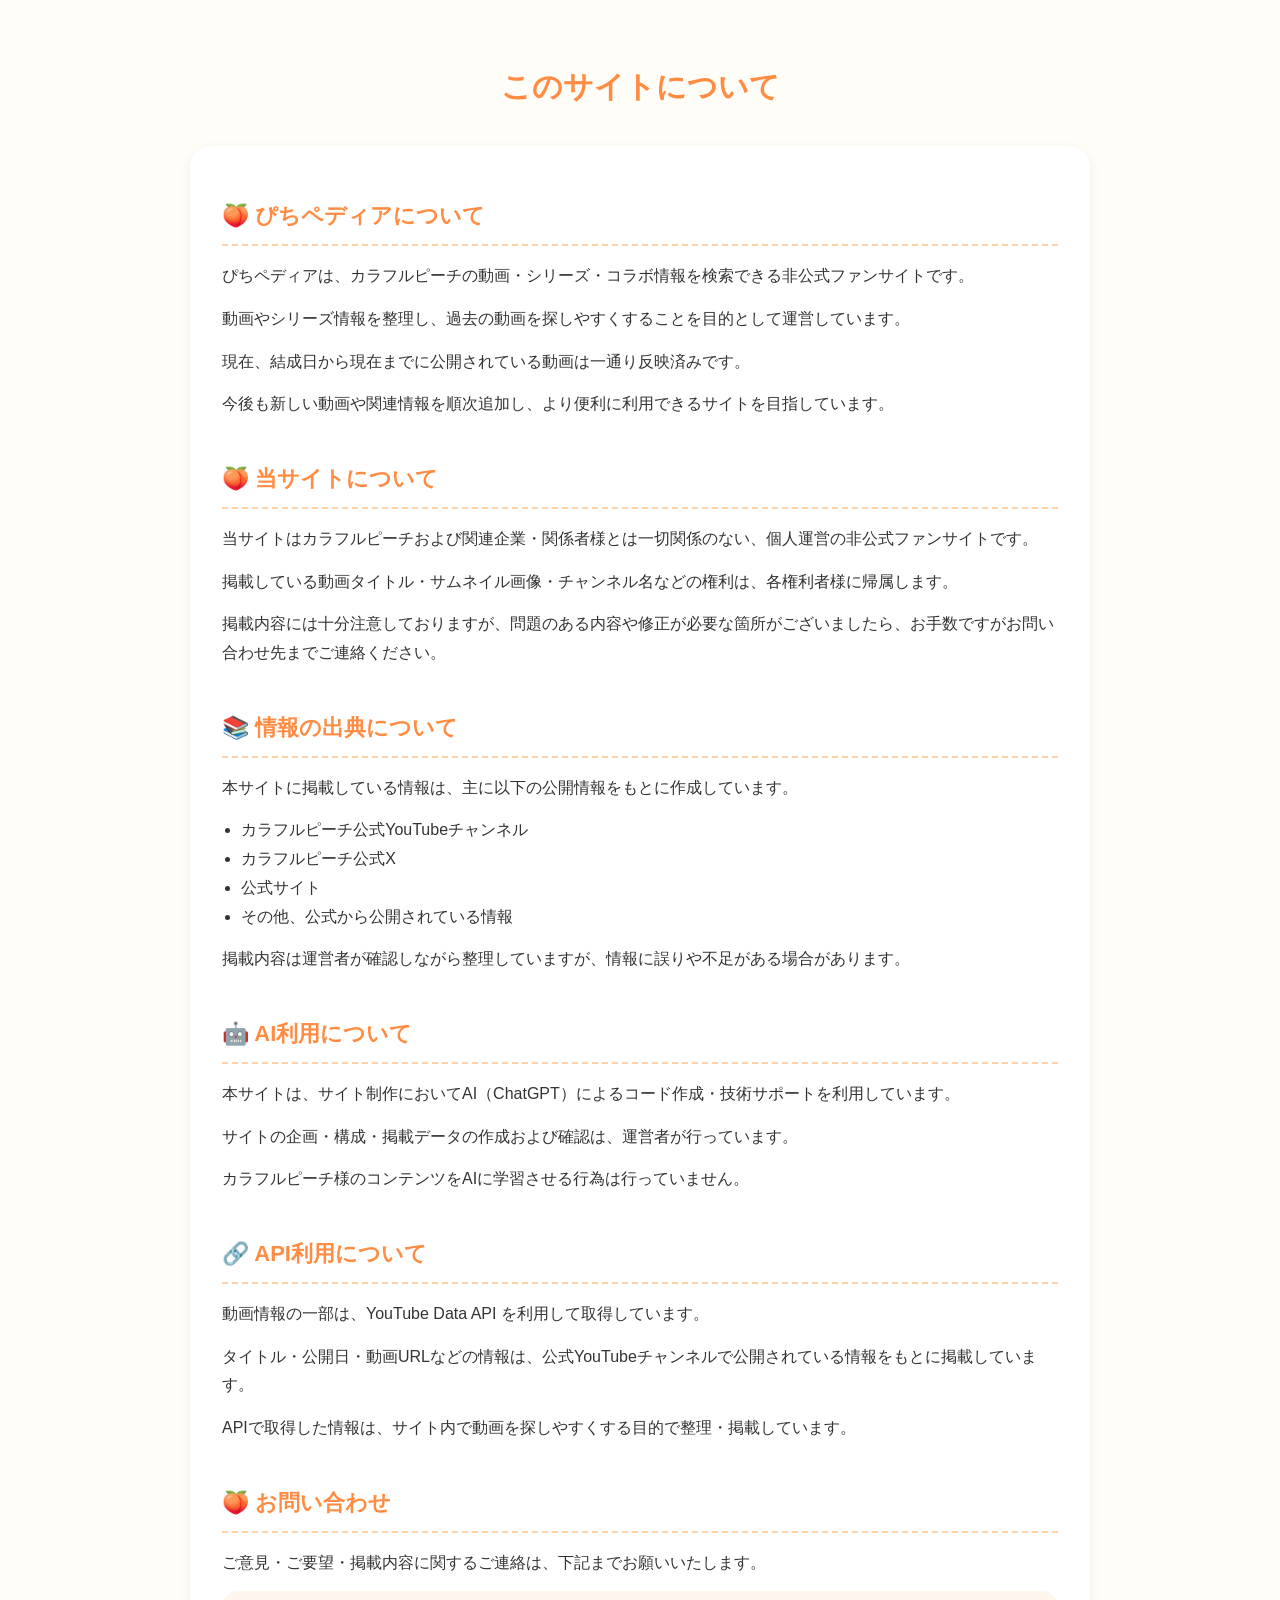
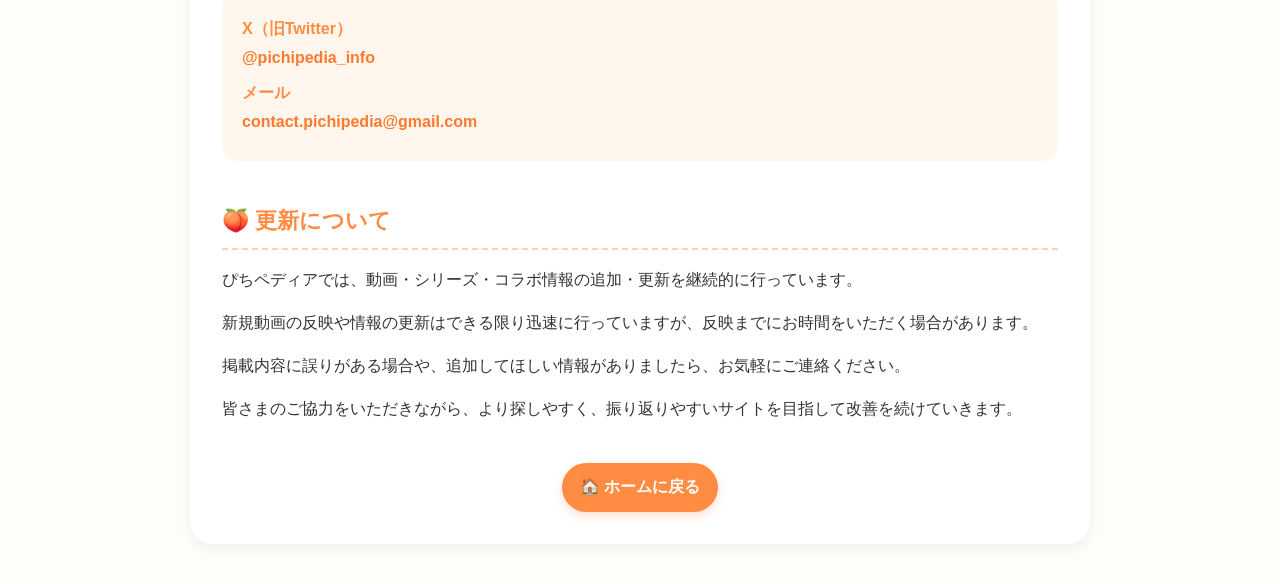
<file: about.html>
<!DOCTYPE html>
<html lang="ja">
<head>
  <meta charset="UTF-8">
  <meta name="viewport" content="width=device-width, initial-scale=1.0">

  <title>このサイトについて｜ぴちペディア</title>

  <link rel="icon" type="image/png" href="favicon.png">

  <style>
    body {
      margin: 0;
      font-family: sans-serif;
      background: #fffdf7;
      color: #333;
      line-height: 1.8;
    }

    main {
      max-width: 900px;
      margin: 0 auto;
      padding: 40px 20px;
    }

    .page-title {
      text-align: center;
      color: #ff8c42;
      font-size: 30px;
      margin-bottom: 32px;
    }

    .about-card {
      background: #ffffff;
      border-radius: 22px;
      padding: 32px;
      box-shadow: 0 4px 14px rgba(0, 0, 0, 0.06);
    }

    .about-section {
      margin-bottom: 40px;
    }

    .about-section:last-child {
      margin-bottom: 0;
    }

    .about-section h2 {
      font-size: 22px;
      color: #ff8c42;
      margin-bottom: 16px;
      padding-bottom: 8px;
      border-bottom: 2px dashed #ffd2aa;
    }

    .about-section p {
      margin: 0 0 14px;
    }

    .about-section ul {
      margin: 0 0 14px 1.2em;
      padding: 0;
    }

    .contact-box {
      background: #fff7ee;
      border-radius: 16px;
      padding: 18px 20px;
      margin-top: 12px;
    }

    .contact-box p {
      margin: 6px 0;
    }

    .contact-label {
      font-weight: bold;
      color: #ff8c42;
    }

    a {
      color: #ff7a2f;
      text-decoration: none;
      font-weight: bold;
    }

    a:hover {
      text-decoration: underline;
    }

    .back-home {
      text-align: center;
      margin-top: 40px;
    }

    .back-home a {
      display: inline-block;
      background: #ff8c42;
      color: #fff;
      padding: 10px 18px;
      border-radius: 999px;
      font-weight: bold;
      text-decoration: none;
      box-shadow: 0 4px 10px rgba(255, 140, 66, 0.25);
      transition: 0.2s;
    }

    .back-home a:hover {
      background: #ff7a2f;
      text-decoration: none;
      transform: translateY(-1px);
    }

    @media (max-width: 600px) {
      main {
        padding: 28px 14px;
      }

      .page-title {
        font-size: 26px;
      }

      .about-card {
        padding: 24px 18px;
        border-radius: 18px;
      }

      .about-section h2 {
        font-size: 20px;
      }
    }
  </style>
</head>

<body>

  <main>

    <h1 class="page-title">このサイトについて</h1>

    <div class="about-card">

      <section class="about-section">
        <h2>🍑 ぴちペディアについて</h2>

        <p>
          ぴちペディアは、カラフルピーチの動画・シリーズ・コラボ情報を検索できる非公式ファンサイトです。
        </p>

        <p>
          動画やシリーズ情報を整理し、過去の動画を探しやすくすることを目的として運営しています。
        </p>

        <p>
          現在、結成日から現在までに公開されている動画は一通り反映済みです。
        </p>

        <p>
          今後も新しい動画や関連情報を順次追加し、より便利に利用できるサイトを目指しています。
        </p>
      </section>

      <section class="about-section">
        <h2>🍑 当サイトについて</h2>

        <p>
          当サイトはカラフルピーチおよび関連企業・関係者様とは一切関係のない、個人運営の非公式ファンサイトです。
        </p>

        <p>
          掲載している動画タイトル・サムネイル画像・チャンネル名などの権利は、各権利者様に帰属します。
        </p>

        <p>
          掲載内容には十分注意しておりますが、問題のある内容や修正が必要な箇所がございましたら、お手数ですがお問い合わせ先までご連絡ください。
        </p>
      </section>

      <section class="about-section">
        <h2>📚 情報の出典について</h2>

        <p>
          本サイトに掲載している情報は、主に以下の公開情報をもとに作成しています。
        </p>

        <ul>
          <li>カラフルピーチ公式YouTubeチャンネル</li>
          <li>カラフルピーチ公式X</li>
          <li>公式サイト</li>
          <li>その他、公式から公開されている情報</li>
        </ul>

        <p>
          掲載内容は運営者が確認しながら整理していますが、情報に誤りや不足がある場合があります。
        </p>
      </section>

      <section class="about-section">
        <h2>🤖 AI利用について</h2>

        <p>
          本サイトは、サイト制作においてAI（ChatGPT）によるコード作成・技術サポートを利用しています。
        </p>

        <p>
          サイトの企画・構成・掲載データの作成および確認は、運営者が行っています。
        </p>

        <p>
          カラフルピーチ様のコンテンツをAIに学習させる行為は行っていません。
        </p>
      </section>

      <section class="about-section">
        <h2>🔗 API利用について</h2>

        <p>
          動画情報の一部は、YouTube Data API を利用して取得しています。
        </p>

        <p>
          タイトル・公開日・動画URLなどの情報は、公式YouTubeチャンネルで公開されている情報をもとに掲載しています。
        </p>

        <p>
          APIで取得した情報は、サイト内で動画を探しやすくする目的で整理・掲載しています。
        </p>
      </section>

      <section class="about-section">
        <h2>🍑 お問い合わせ</h2>

        <p>
          ご意見・ご要望・掲載内容に関するご連絡は、下記までお願いいたします。
        </p>

        <div class="contact-box">
          <p>
            <span class="contact-label">X（旧Twitter）</span><br>
            <a href="https://x.com/pichipedia_info"
               target="_blank"
               rel="noopener noreferrer">
              @pichipedia_info
            </a>
          </p>

          <p>
            <span class="contact-label">メール</span><br>
            <a href="mailto:contact.pichipedia@gmail.com">
              contact.pichipedia@gmail.com
            </a>
          </p>
        </div>
      </section>

      <section class="about-section">
        <h2>🍑 更新について</h2>

        <p>
          ぴちペディアでは、動画・シリーズ・コラボ情報の追加・更新を継続的に行っています。
        </p>

        <p>
          新規動画の反映や情報の更新はできる限り迅速に行っていますが、反映までにお時間をいただく場合があります。
        </p>

        <p>
          掲載内容に誤りがある場合や、追加してほしい情報がありましたら、お気軽にご連絡ください。
        </p>

        <p>
          皆さまのご協力をいただきながら、より探しやすく、振り返りやすいサイトを目指して改善を続けていきます。
        </p>
      </section>

      <div class="back-home">
        <a href="index.html">🏠 ホームに戻る</a>
      </div>

    </div>

  </main>

</body>
</html>
</file>
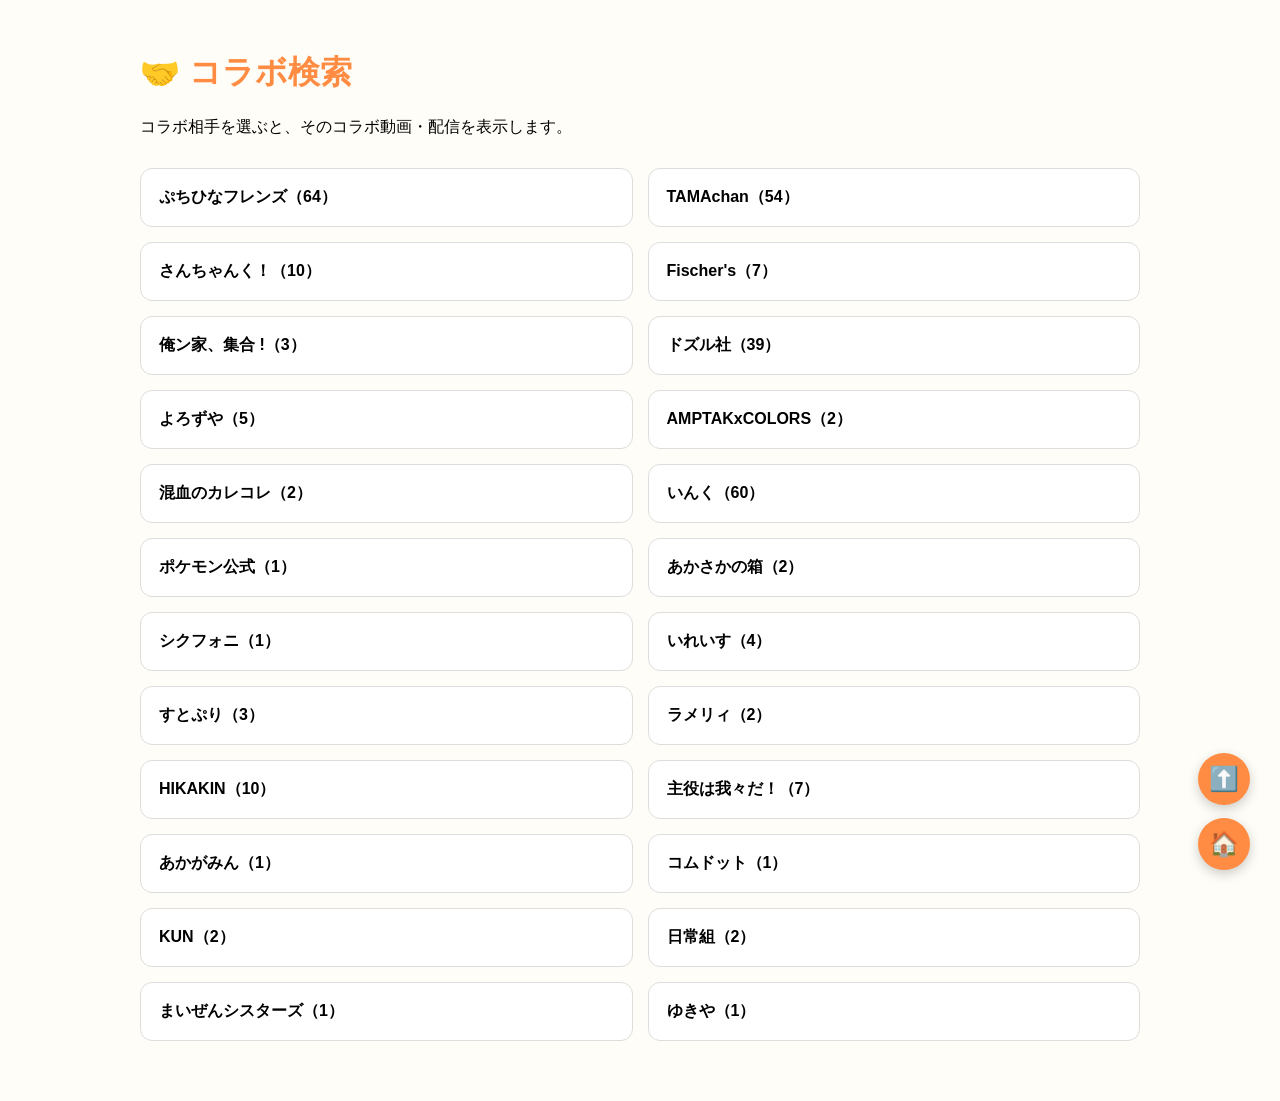
<file: collabs.html>
<!DOCTYPE html>
<html lang="ja">
<head>
  <meta charset="UTF-8">
  <meta name="viewport" content="width=device-width, initial-scale=1.0">
  <title>コラボ検索 | ぴちペディア</title>

  <link rel="icon" type="image/png" href="favicon.png">

  <style>
    body {
      font-family: sans-serif;
      max-width: 1000px;
      margin: 0 auto;
      padding: 30px;
      background: #fffdf7;
    }

    h1 {
      color: #ff8c42;
    }

    .collab-list {
      display: grid;
      grid-template-columns: repeat(2, 1fr);
      gap: 15px;
      margin: 30px 0;
    }

    .collab-button {
      padding: 18px;
      border: 1px solid #ddd;
      border-radius: 12px;
      background: white;
      text-decoration: none;
      color: black;
      font-weight: bold;
    }

    .collab-button:hover {
      background: #fff2e8;
    }

    #result-count {
      margin-top: 20px;
      margin-bottom: 10px;
      font-weight: bold;
      color: #666;
    }

    .video-card {
      display: grid;
      grid-template-columns: 220px 1fr;
      gap: 22px;
      padding: 20px;
      border: 1px solid #ddd;
      border-radius: 16px;
      margin-top: 16px;
      background: white;
      align-items: start;
    }

    .thumbnail {
      width: 220px;
      aspect-ratio: 16 / 9;
      object-fit: cover;
      border-radius: 12px;
    }

    .thumbnail-wrap {
  position: relative;
  display: block;
}

.duration-badge {
  position: absolute;
  right: 6px;
  bottom: 6px;
  padding: 2px 5px;
  border-radius: 4px;
  background: rgba(0, 0, 0, 0.9);
  color: white;
  font-size: 11px;
  font-weight: 600;
  line-height: 1.1;
  font-variant-numeric: tabular-nums;
}  
    
    .video-card h3 {
      margin-top: 0;
      margin-bottom: 12px;
    }

    .video-card p {
      margin: 8px 0;
    }

    .badge {
      display: inline-block;
      padding: 4px 10px;
      border-radius: 999px;
      background: #fff2e8;
      font-size: 13px;
      margin-bottom: 8px;
      color: #666;
    }

    @media (max-width: 768px) {
      .collab-list {
        grid-template-columns: 1fr;
      }

      .video-card {
        grid-template-columns: 1fr;
      }

      .thumbnail {
        width: 100%;
      }
    }

    .top-button {
    position: fixed;
    right: 30px;
    bottom: 95px;
    width: 52px;
    height: 52px;
    border: none;
    border-radius: 50%;
    background: #ff8c42;
    color: white;
    font-size: 24px;
    cursor: pointer;
    box-shadow: 0 4px 12px rgba(0,0,0,0.2);
    z-index: 999;
}

.top-button:hover {
    background: #ff7620;
}
   
    .home-button {
    position: fixed;
    right: 30px;
    bottom: 30px;
    width: 52px;
    height: 52px;
    border-radius: 50%;
    background: #ff8c42;
    color: white;
    text-decoration: none;
    font-size: 24px;
    display: flex;
    align-items: center;
    justify-content: center;
    box-shadow: 0 4px 12px rgba(0,0,0,0.2);
    z-index: 999;
}

.home-button:hover {
    background: #ff7620;
}
  </style>
</head>

<body>
  <h1>🤝 コラボ検索</h1>

  <p>コラボ相手を選ぶと、そのコラボ動画・配信を表示します。</p>

  <div class="collab-list" id="collab-list"></div>

  <div id="result-count"></div>
  <div id="results"></div>

  <script src="videos.js"></script>
  <script>
    const params = new URLSearchParams(window.location.search);
    const selectedCollab = params.get("collab");

    const collabList = document.getElementById("collab-list");
    const resultCount = document.getElementById("result-count");
    const resultArea = document.getElementById("results");

const collabNames = [...new Set(
  videos
    .flatMap(video => Array.isArray(video.collab) ? video.collab : [])
    .filter(collab => collab)
)].sort((a, b) => {
  const latestA = videos
    .filter(video => Array.isArray(video.collab) && video.collab.includes(a))
    .map(video => video.date)
    .sort()
    .at(-1) || "";

  const latestB = videos
    .filter(video => Array.isArray(video.collab) && video.collab.includes(b))
    .map(video => video.date)
    .sort()
    .at(-1) || "";

  return latestB.localeCompare(latestA);
});

collabNames.forEach(collabName => {
      const count = videos.filter(video =>
  Array.isArray(video.collab) && video.collab.includes(collabName)
).length;

      const link = document.createElement("a");
      link.href = `collabs.html?collab=${encodeURIComponent(collabName)}`;
      link.className = "collab-button";
      link.textContent = `${collabName}（${count}）`;

      collabList.appendChild(link);
    });

    if (selectedCollab) {

      const results = videos
  .filter(video =>
    Array.isArray(video.collab) && video.collab.includes(selectedCollab)
  )
  .sort((a, b) => b.date.localeCompare(a.date));

      resultCount.innerHTML =
        `「${selectedCollab}」：${results.length}件`;
      setTimeout(() => {
  const y =
    resultCount.getBoundingClientRect().top +
    window.pageYOffset -
    20;

  window.scrollTo({
    top: y,
    behavior: "smooth"
  });
}, 100);

      if (results.length === 0) {
        resultArea.innerHTML = "<p>動画が見つかりませんでした。</p>";
      }

      results.forEach(video => {
        const card = document.createElement("div");
        card.className = "video-card";

        card.innerHTML = `
          <a href="${video.url}" target="_blank" class="thumbnail-wrap">
  <img
    src="https://img.youtube.com/vi/${video.videoId}/mqdefault.jpg"
    alt="${video.title}"
    class="thumbnail"
  >
  ${video.duration ? `<span class="duration-badge">${video.duration}</span>` : ""}
</a>

          <div>
            <span class="badge">${video.type || "動画"}</span>
            <p>投稿日：${video.date || "-"}</p>
            <h3>
              <a href="${video.url}" target="_blank">
                ${video.title}
              </a>
            </h3>
            <p>メンバー：${video.members.join("、")}</p>
            <p>シリーズ：${video.series || "-"}</p>
            <p>コラボ：${
  Array.isArray(video.collab) && video.collab.length
    ? video.collab.join("、")
    : "-"
}</p>
            <a href="${video.url}" target="_blank">動画を見る</a>
          </div>
        `;

        resultArea.appendChild(card);
      });
    }

    function scrollToTop() {
  window.scrollTo({
    top: 0,
    behavior: "smooth"
  });
}
    
  </script>
  <button class="top-button" onclick="scrollToTop()">⬆️</button>
<a href="index.html" class="home-button">🏠</a>
</body>
</html>
</file>
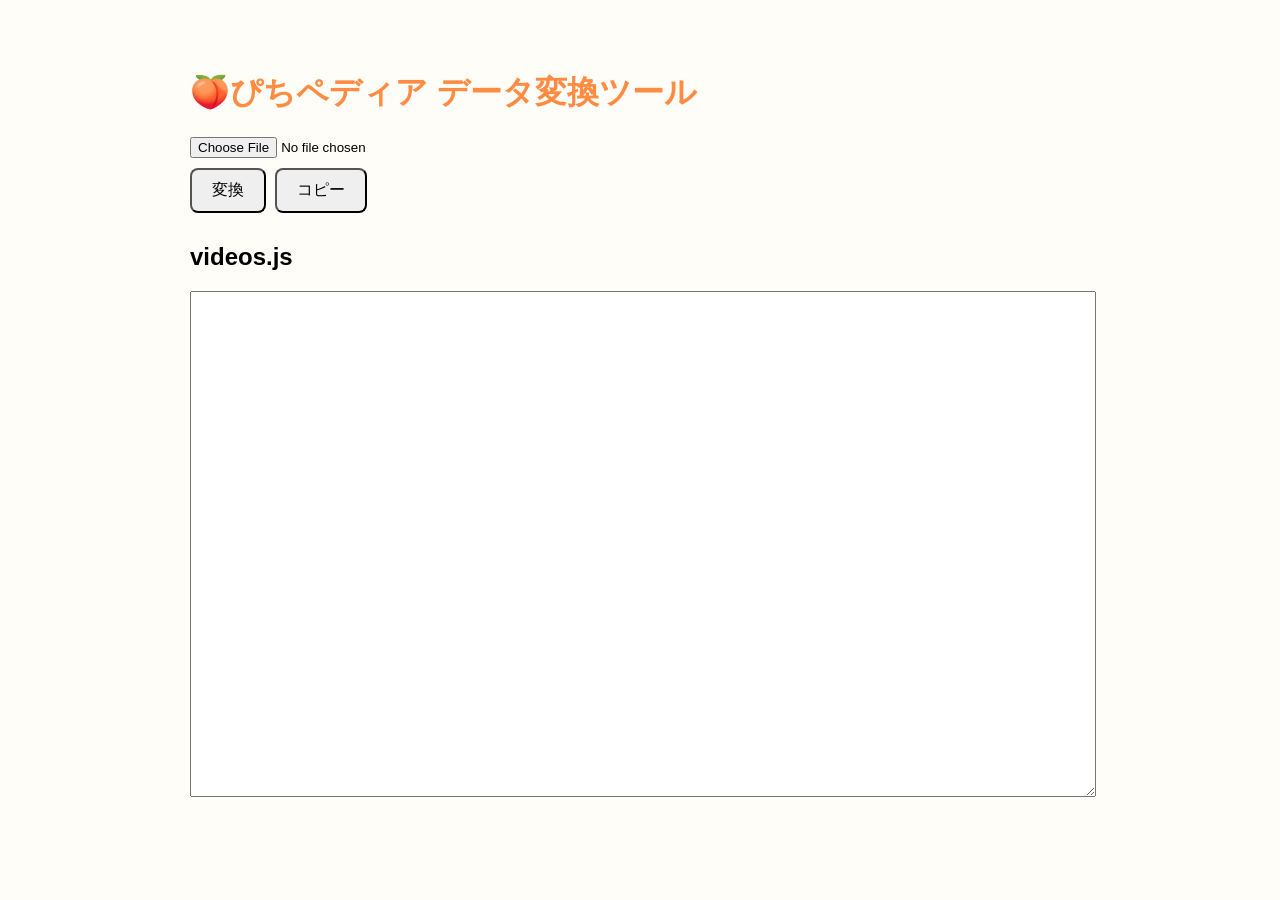
<file: csv-converter.html>
<!DOCTYPE html>
<html lang="ja">
<head>
<meta charset="UTF-8">
<title>🍑ぴちペディア データ変換ツール</title>

<link rel="icon" type="image/png" href="favicon.png">

<style>
body{
    font-family:sans-serif;
    max-width:900px;
    margin:30px auto;
    padding:20px;
    background:#fffdf7;
}

h1{
    color:#ff8c42;
}

button{
    padding:10px 20px;
    font-size:16px;
    margin:10px 5px 10px 0;
    border-radius:8px;
    cursor:pointer;
}

textarea{
    width:100%;
    height:500px;
    font-family:monospace;
    font-size:14px;
}
</style>
</head>

<body>

<h1>🍑ぴちペディア データ変換ツール</h1>

<input type="file" id="csvFile" accept=".tsv,.txt">
<br>
<button onclick="convertCSV()">変換</button>
<button onclick="copyOutput()">コピー</button>

<h2>videos.js</h2>

<textarea id="output"></textarea>

<script>
function escapeJS(str){
    return String(str || "")
        .replace(/\\/g,"\\\\")
        .replace(/"/g,'\\"');
}

function formatArray(text) {
    if (!text || text.trim() === "" || text.trim() === "-") {
        return "[]";
    }

    const items = text
        .split(/[、,・|]/)
        .map(item => item.trim())
        .filter(item => item !== "");

    return JSON.stringify(items);
}

function convertCSV(){

    const file = document.getElementById("csvFile").files[0];

    if(!file){
        alert("TSVファイルを選択してください");
        return;
    }

    const reader = new FileReader();

    reader.onload = function(e){

        const text = e.target.result
            .replace(/\r\n/g,"\n")
            .replace(/\r/g,"\n");

        let rows = text.split("\n").filter(r => r.trim() !== "");

        rows.shift(); // ヘッダー削除

        let output = "const videos = [\n";

        rows.forEach((row, index) => {

            const cols = row.split("\t");

            const title = escapeJS(cols[0] || "");
            const type = escapeJS(cols[1] || "");

            let members = "";
            let series = "";
            let collab = "";
            let videoId = "";
            let date = "";
            let duration = "";

            if (type === "ショート") {
                videoId = escapeJS(cols[2] || "");
                date = escapeJS(cols[3] || "");
                duration = escapeJS(cols[4] || "");
            } else {
                members = (cols[2] || "")
                    .split("|")
                    .map(v => v.trim())
                    .map(v => v.replace(/^"|"$/g, ""))
                    .filter(v => v !== "")
                    .map(v => `"${escapeJS(v)}"`)
                    .join(", ");

                series = escapeJS(cols[3] || "");
                collab = cols[4] || "";
                videoId = escapeJS(cols[5] || "");
                date = escapeJS(cols[6] || "");
                duration = escapeJS(cols[7] || "");
            }

            output += `  {
    title: "${title}",
    type: "${type}",
    members: [${members}],
    series: "${series}",
    collab: ${formatArray(collab)},
    videoId: "${videoId}",
    url: "https://www.youtube.com/watch?v=${videoId}",
    date: "${date}",
    duration: "${duration}"
  }`;

            if(index < rows.length - 1){
                output += ",";
            }

            output += "\n";
        });

        output += "];";

        document.getElementById("output").value = output;
    };

    reader.readAsText(file,"UTF-8");
}

function copyOutput(){

    const text = document.getElementById("output").value;

    if(text.trim() === ""){
        alert("コピーする内容がありません！");
        return;
    }

    navigator.clipboard.writeText(text)
        .then(() => {
            alert("videos.js をコピーしました！");
        })
        .catch(() => {
            alert("コピーに失敗しました。");
        });
}
</script>

</body>
</html>
</file>
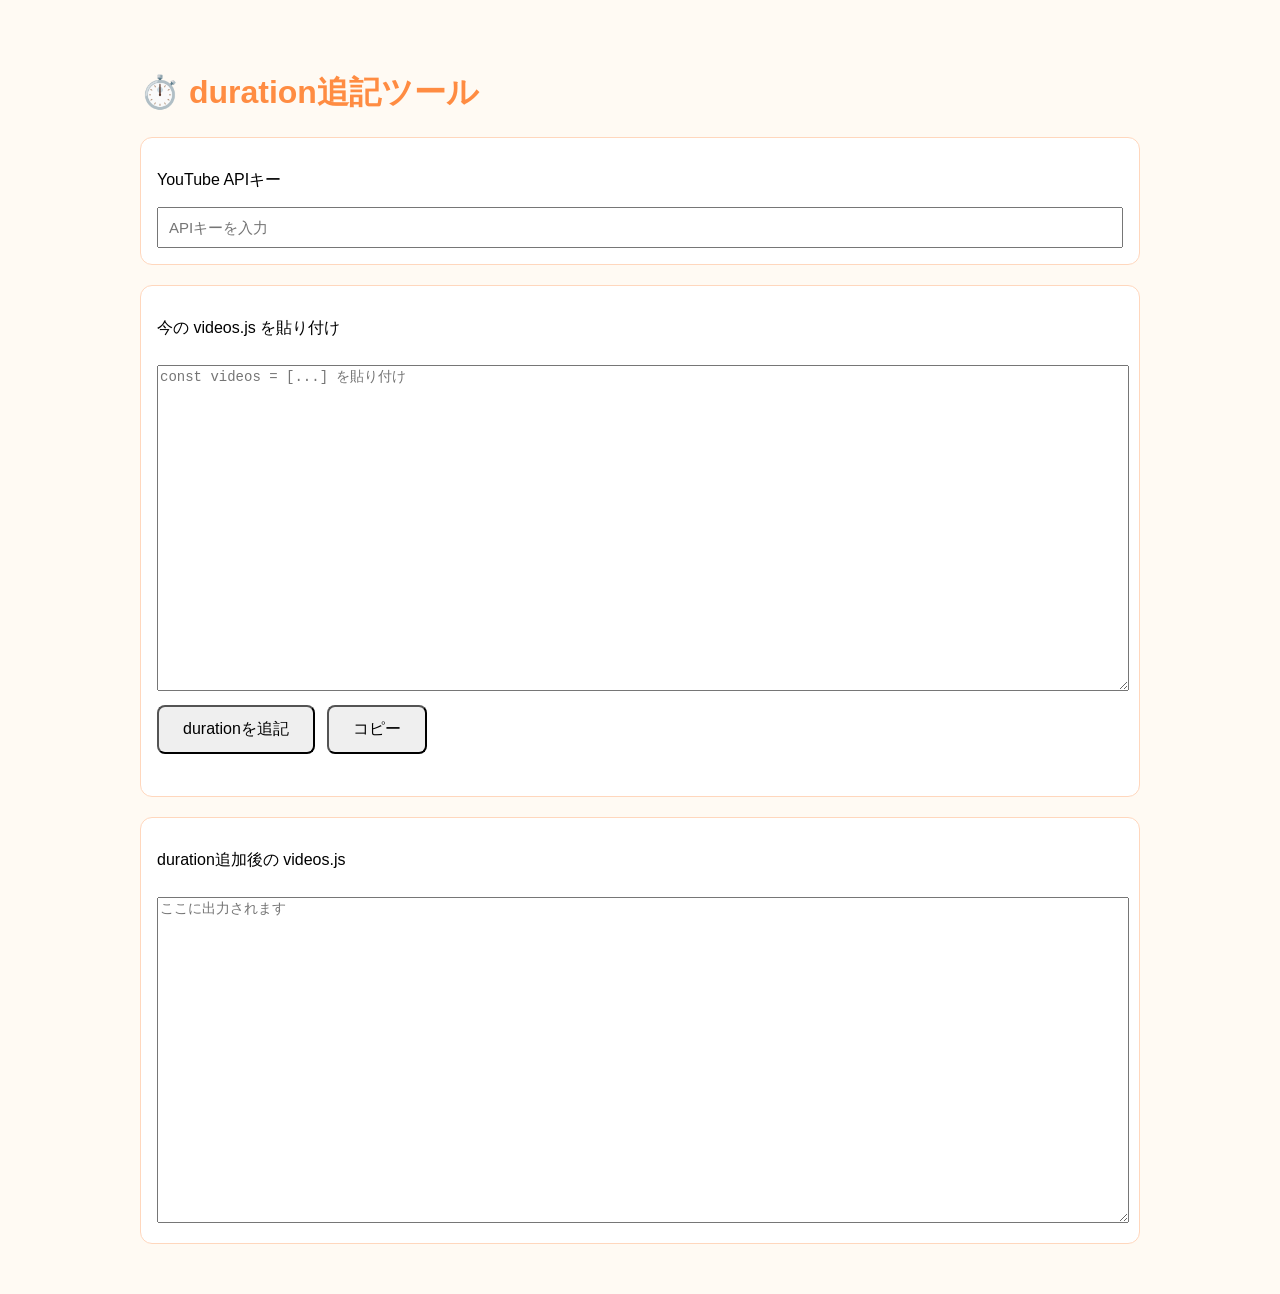
<file: duration-updater.html>
<!DOCTYPE html>
<html lang="ja">
<head>
<meta charset="UTF-8">
<title>⏱️ duration追記ツール | ぴちペディア</title>

  <link rel="icon" type="image/png" href="favicon.png">

<style>
body {
  font-family: sans-serif;
  max-width: 1000px;
  margin: 30px auto;
  padding: 20px;
  background: #fffaf3;
}

h1 {
  color: #ff8c42;
}

textarea {
  width: 100%;
  height: 320px;
  font-family: monospace;
  font-size: 14px;
  margin-top: 10px;
}

button {
  padding: 12px 24px;
  margin: 10px 8px 10px 0;
  font-size: 16px;
  border-radius: 8px;
  cursor: pointer;
}

input {
  width: 100%;
  padding: 10px;
  font-size: 15px;
  box-sizing: border-box;
}

.box {
  background: white;
  border: 1px solid #ffd7bd;
  border-radius: 12px;
  padding: 16px;
  margin-top: 20px;
}

#status {
  font-weight: bold;
  color: #666;
}
</style>
</head>

<body>

<h1>⏱️ duration追記ツール</h1>

<div class="box">
  <p>YouTube APIキー</p>
  <input id="apiKey" type="text" placeholder="APIキーを入力">
</div>

<div class="box">
  <p>今の videos.js を貼り付け</p>
  <textarea id="input" placeholder="const videos = [...] を貼り付け"></textarea>

  <button onclick="addDurations()">durationを追記</button>
  <button onclick="copyOutput()">コピー</button>

  <p id="status"></p>
</div>

<div class="box">
  <p>duration追加後の videos.js</p>
  <textarea id="output" placeholder="ここに出力されます"></textarea>
</div>

<script>
function parseDuration(duration) {
  if (!duration) return 0;

  const match = duration.match(/PT(?:(\d+)H)?(?:(\d+)M)?(?:(\d+)S)?/);
  if (!match) return 0;

  return Number(match[1] || 0) * 3600 +
         Number(match[2] || 0) * 60 +
         Number(match[3] || 0);
}

function formatDuration(seconds) {
  if (!seconds) return "";

  const h = Math.floor(seconds / 3600);
  const m = Math.floor((seconds % 3600) / 60);
  const s = seconds % 60;

  if (h > 0) {
    return `${h}:${String(m).padStart(2, "0")}:${String(s).padStart(2, "0")}`;
  }

  return `${m}:${String(s).padStart(2, "0")}`;
}
  
  function cleanVideoId(id) {
  return String(id || "")
    .replace(/"/g, "")
    .trim();
}

async function fetchDurations(videoIds, apiKey) {
  const result = {};

  for (let i = 0; i < videoIds.length; i += 50) {
    const chunk = videoIds.slice(i, i + 50);

    const url =
      "https://www.googleapis.com/youtube/v3/videos" +
      "?part=contentDetails" +
      "&id=" + encodeURIComponent(chunk.join(",")) +
      "&key=" + encodeURIComponent(apiKey);

    const res = await fetch(url);
    const data = await res.json();

    if (data.error) {
      throw new Error(data.error.message);
    }

    data.items.forEach(item => {
      const seconds = parseDuration(item.contentDetails.duration);
      result[item.id] = formatDuration(seconds);
    });
  }

  return result;
}

function objectToJS(obj) {
  const lines = [];

  lines.push("  {");
  lines.push(`    title: ${JSON.stringify(obj.title)},`);
  lines.push(`    type: ${JSON.stringify(obj.type)},`);
  lines.push(`    members: ${JSON.stringify(obj.members || [])},`);
  lines.push(`    series: ${JSON.stringify(obj.series || "")},`);
  lines.push(`    collab: ${JSON.stringify(obj.collab || [])},`);
  lines.push(`    videoId: ${JSON.stringify(obj.videoId)},`);
  lines.push(`    url: ${JSON.stringify(obj.url || "https://www.youtube.com/watch?v=" + obj.videoId)},`);
  lines.push(`    date: ${JSON.stringify(obj.date || "")},`);
  lines.push(`    duration: ${JSON.stringify(obj.duration || "")}`);
  lines.push("  }");

  return lines.join("\n");
}

async function addDurations() {
  const apiKey = document.getElementById("apiKey").value.trim();
  const input = document.getElementById("input").value.trim();
  const output = document.getElementById("output");
  const status = document.getElementById("status");

  if (!apiKey) {
    alert("APIキーを入力してね");
    return;
  }

  if (!input) {
    alert("videos.js を貼り付けてね");
    return;
  }

  try {
    status.textContent = "videos.js を読み込み中...";

const start = input.indexOf("[");
const end = input.lastIndexOf("]");

const code = input.substring(start, end + 1);

    const videos = Function(`"use strict"; return (${code});`)();

    const targets = videos.filter(video =>
      video.videoId &&
      (!video.duration || video.duration.trim() === "")
    );

    if (targets.length === 0) {
      status.textContent = "duration未設定の動画はありません。";
      output.value = input;
      return;
    }

    status.textContent = `${targets.length}件のdurationを取得中...`;

    const durationMap = await fetchDurations(
     targets.map(video => cleanVideoId(video.videoId)),
      apiKey
    );

    videos.forEach(video => {
      const cleanId = cleanVideoId(video.videoId);

if (!video.duration && durationMap[cleanId]) {
  video.duration = durationMap[cleanId];
}
    });

    const js =
      "const videos = [\n" +
      videos.map(objectToJS).join(",\n") +
      "\n];";

    output.value = js;

    status.textContent =
      `完了！${targets.length}件のdurationを確認しました。`;
  } catch (error) {
    console.error(error);
    status.textContent = "エラー：" + error.message;
  }
}

function copyOutput() {
  const output = document.getElementById("output");

  if (!output.value.trim()) {
    alert("コピーする内容がありません");
    return;
  }

  output.select();
  document.execCommand("copy");
  alert("コピーしたよ！");
}
</script>

</body>
</html>
</file>
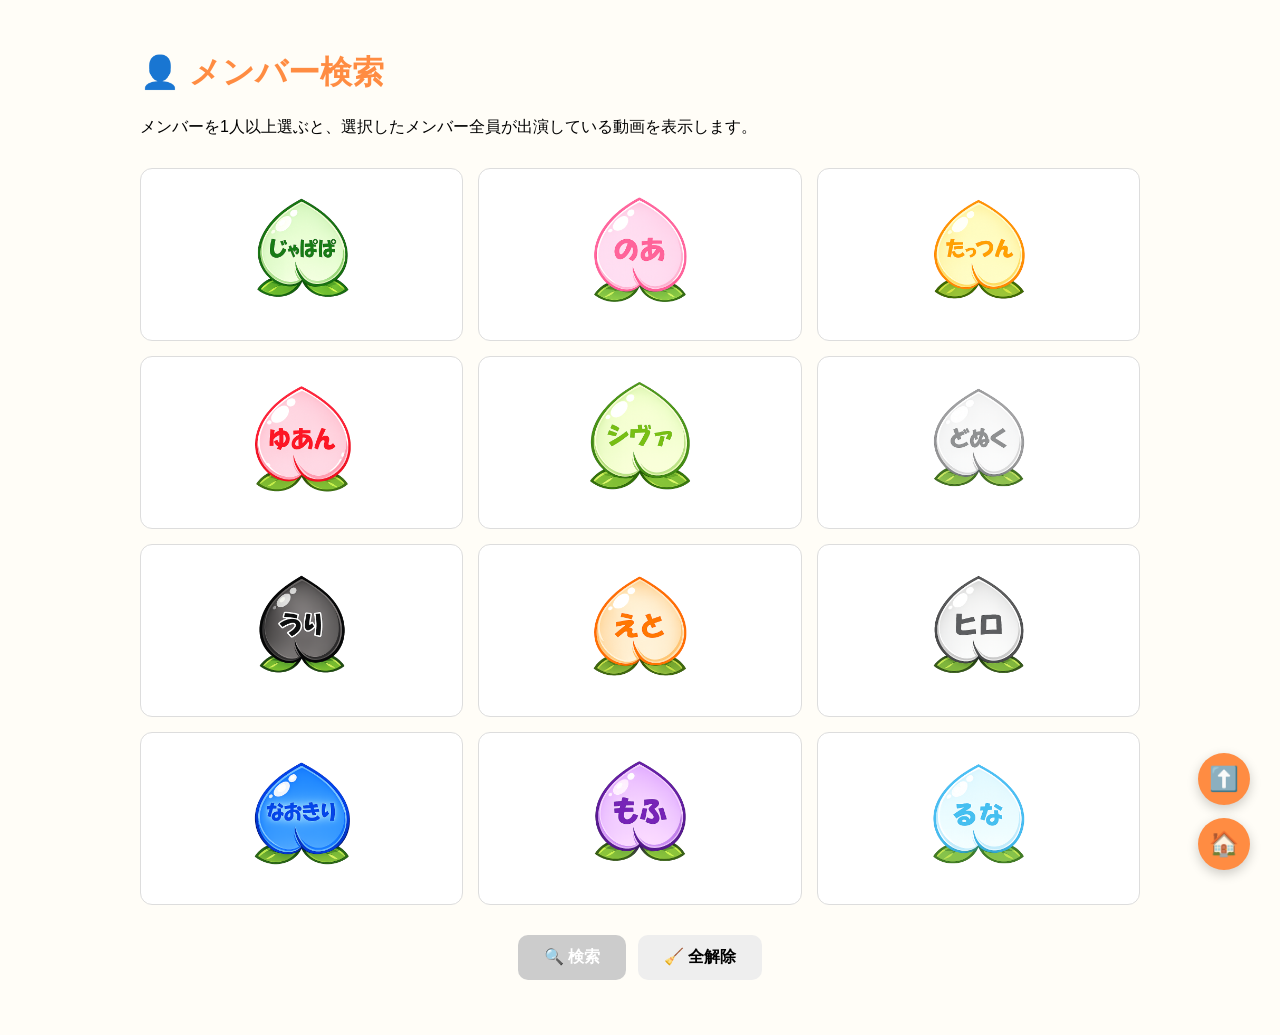
<file: members.html>
<!DOCTYPE html>
<html lang="ja">
<head>
  <meta charset="UTF-8">
  <meta name="viewport" content="width=device-width, initial-scale=1.0">
  <title>メンバー検索 | ぴちペディア</title>

  <link rel="icon" type="image/png" href="favicon.png">

  <style>
    body {
      font-family: sans-serif;
      max-width: 1000px;
      margin: 0 auto;
      padding: 30px;
      background: #fffdf7;
    }

    h1 {
      color: #ff8c42;
    }

    .member-list {
      display: grid;
      grid-template-columns: repeat(3, 1fr);
      gap: 15px;
      margin: 30px 0;
    }

.member-button {
    min-height: 150px;
    padding: 18px;

    border: 1px solid #ddd;
    border-radius: 12px;
    background: white;

    display: flex;
    align-items: center;
    justify-content: center;

    cursor: pointer;

    appearance: none;
    -webkit-appearance: none;

    text-decoration: none;
    transition: all 0.2s ease;
}


    .member-button:hover {
  background: #fff2e8;
  transform: translateY(-2px);
  box-shadow: 0 6px 16px rgba(0,0,0,0.08);
}

  .member-button:hover .member-icon{
    transform: scale(1.08);
}

.member-icon {
    width: 135px;
    max-width: 100%;
    height: auto;
    display: block;
    transition: transform 0.2s ease;
}

    
    #result-count {
      margin-top: 20px;
      margin-bottom: 10px;
      font-weight: bold;
      color: #666;
    }

    .video-card {
    display: grid;
    grid-template-columns: 220px 1fr;
    gap: 22px;
    padding: 20px;
    border: 1px solid #ddd;
    border-radius: 16px;
    margin-top: 16px;
    background: white;
    align-items: start;
}

    .thumbnail {
    width: 220px;
    aspect-ratio: 16 / 9;
    object-fit: cover;
    border-radius: 12px;
}

    .thumbnail-wrap {
  position: relative;
  display: block;
}

.duration-badge {
  position: absolute;
  right: 6px;
  bottom: 6px;
  padding: 2px 5px;
  border-radius: 4px;
  background: rgba(0, 0, 0, 0.9);
  color: white;
  font-size: 11px;
  font-weight: 600;
  line-height: 1.1;
  font-variant-numeric: tabular-nums;
}

    .video-card h3 {
    margin-top: 0;
    margin-bottom: 12px;
}

.video-card p {
    margin: 8px 0;
}

    @media (max-width: 768px) {
    .video-card {
        grid-template-columns: 1fr;
    }

    .thumbnail {
        width: 100%;
    }
      .member-list {
    grid-template-columns: repeat(3, 1fr);
  }

  .member-icon {
    width: 90px;
  }

  .member-button {
    min-height: 130px;
    padding: 10px;
  }
}
    .top-button {
    position: fixed;
    right: 30px;
    bottom: 95px;
    width: 52px;
    height: 52px;
    border: none;
    border-radius: 50%;
    background: #ff8c42;
    color: white;
    font-size: 24px;
    cursor: pointer;
    box-shadow: 0 4px 12px rgba(0,0,0,0.2);
    z-index: 999;
}

.top-button:hover {
    background: #ff7620;
}
   
    .home-button {
    position: fixed;
    right: 30px;
    bottom: 30px;
    width: 52px;
    height: 52px;
    border-radius: 50%;
    background: #ff8c42;
    color: white;
    text-decoration: none;
    font-size: 24px;
    display: flex;
    align-items: center;
    justify-content: center;
    box-shadow: 0 4px 12px rgba(0,0,0,0.2);
    z-index: 999;
}

.home-button:hover {
    background: #ff7620;
}

.member-button.active {
  border: 2px solid #ff8c42;
  background: #fff2e8;
}

.member-button.active .member-icon {
  transform: scale(1.08);
}        
.member-controls{
    display:flex;
    gap:12px;
    justify-content:center;
    margin:25px 0;
}

.member-controls button{
    padding:12px 26px;
    border:none;
    border-radius:10px;
    cursor:pointer;
    font-size:16px;
    font-weight:bold;
}

#search-button{
    background:#ff8c42;
    color:white;
}

#search-button:disabled{
    background:#ccc;
    cursor:not-allowed;
}

#clear-button{
    background:#eee;
}

#clear-button:hover{
    background:#ddd;
}    
  </style>
</head>

<body>
  <h1>👤 メンバー検索</h1>

  <p>メンバーを1人以上選ぶと、選択したメンバー全員が出演している動画を表示します。</p>

<div class="member-list">
    <button class="member-button" data-member="じゃぱぱ">
  <img src="member-japapa.png" alt="じゃぱぱ" class="member-icon">
  </button>
    <button class="member-button" data-member="のあ">
  <img src="member-noa.png" alt="のあ" class="member-icon">
  </button>
    <button class="member-button" data-member="たっつん">
  <img src="member-tattsun.png" alt="たっつん" class="member-icon">
  </button>
    <button class="member-button" data-member="ゆあん">
  <img src="member-yuan.png" alt="ゆあん" class="member-icon">
  </button>
   <button class="member-button" data-member="シヴァ">
  <img src="member-siva.png" alt="シヴァ" class="member-icon">
   </button>
    <button class="member-button" data-member="どぬく">
  <img src="member-dnq.png" alt="どぬく" class="member-icon">
  </button>
    <button class="member-button" data-member="うり">
  <img src="member-uri.png" alt="うり" class="member-icon">
  </button>
    <button class="member-button" data-member="えと">
  <img src="member-eto.png" alt="えと" class="member-icon">
  </button>
    <button class="member-button" data-member="ヒロ">
  <img src="member-hiro.png" alt="ヒロ" class="member-icon">
  </button>
    <button class="member-button" data-member="なおきり">
  <img src="member-naokiri.png" alt="なおきり" class="member-icon">
  </button>
    <button class="member-button" data-member="もふ">
  <img src="member-mohu.png" alt="もふ" class="member-icon">
  </button>
    <button class="member-button" data-member="るな">
  <img src="member-runa.png" alt="るな" class="member-icon">
  </button>
</div>

<div class="member-controls">
  <button id="search-button" disabled>
    🔍 検索
  </button>

  <button id="clear-button">
    🧹 全解除
  </button>
</div>
  
  <div id="result-count"></div>
  <div id="results"></div>


  <script src="videos.js"></script>
  <script>
const searchButton = document.getElementById("search-button");
const clearButton = document.getElementById("clear-button");
const resultCount = document.getElementById("result-count");
const resultArea = document.getElementById("results");

const selectedMembers = [];
const memberButtons = document.querySelectorAll(".member-button");

function showResults() {
  resultArea.innerHTML = "";

  if (selectedMembers.length === 0) {
    resultCount.innerHTML = "";
    return;
  }

  const results = videos
    .filter(video =>
      selectedMembers.every(member =>
        video.members.includes(member)
      )
    )
    .sort((a, b) => b.date.localeCompare(a.date));

  const label =
    selectedMembers.length === 1 ? "出演動画" : "共演動画";

  resultCount.innerHTML =
    `「${selectedMembers.join("・")}」の${label}：${results.length}件`;

  setTimeout(() => {
    const y =
      resultCount.getBoundingClientRect().top +
      window.pageYOffset -
      20;

    window.scrollTo({
      top: y,
      behavior: "smooth"
    });
  }, 100);

  if (results.length === 0) {
    resultArea.innerHTML = "<p>共演動画が見つかりませんでした。</p>";
    return;
  }

  results.forEach(video => {
    const card = document.createElement("div");
    card.className = "video-card";

    card.innerHTML = `
      <a href="${video.url}" target="_blank" class="thumbnail-wrap">
        <img
          src="https://img.youtube.com/vi/${video.videoId}/mqdefault.jpg"
          alt="${video.title}"
          class="thumbnail"
        >
        ${video.duration ? `<span class="duration-badge">${video.duration}</span>` : ""}
      </a>

      <div>
        <h3>
          <a href="${video.url}" target="_blank">
            ${video.title}
          </a>
        </h3>

        <p>投稿日：${video.date || "-"}</p>
        <p>メンバー：${video.members.join("、")}</p>
        <p>シリーズ：${video.series || "-"}</p>
        <p>コラボ：${
          Array.isArray(video.collab) && video.collab.length
            ? video.collab.join("、")
            : "-"
        }</p>

        <a href="${video.url}" target="_blank">動画を見る</a>
      </div>
    `;

    resultArea.appendChild(card);
  });
}

// メンバー選択
memberButtons.forEach(button => {
  button.addEventListener("click", () => {
    const member = button.dataset.member;

    if (selectedMembers.includes(member)) {
      selectedMembers.splice(
        selectedMembers.indexOf(member),
        1
      );
      button.classList.remove("active");
    } else {
      selectedMembers.push(member);
      button.classList.add("active");
    }

    // メンバー変更時は結果をクリア
    resultArea.innerHTML = "";
    resultCount.innerHTML = "";

    // メンバーが1人以上なら検索ボタン有効
    searchButton.disabled = selectedMembers.length === 0;
  });
});

// 検索
searchButton.addEventListener("click", () => {
  showResults();
});

// 全解除
clearButton.addEventListener("click", () => {
  selectedMembers.length = 0;

  memberButtons.forEach(button => {
    button.classList.remove("active");
  });

  resultArea.innerHTML = "";
  resultCount.innerHTML = "";

  searchButton.disabled = true;
});

function scrollToTop() {
  window.scrollTo({
    top: 0,
    behavior: "smooth"
  });
}
</script>
  
  <button class="top-button" onclick="scrollToTop()">⬆️</button>
<a href="index.html" class="home-button">🏠</a>

</body>
</html>
</file>
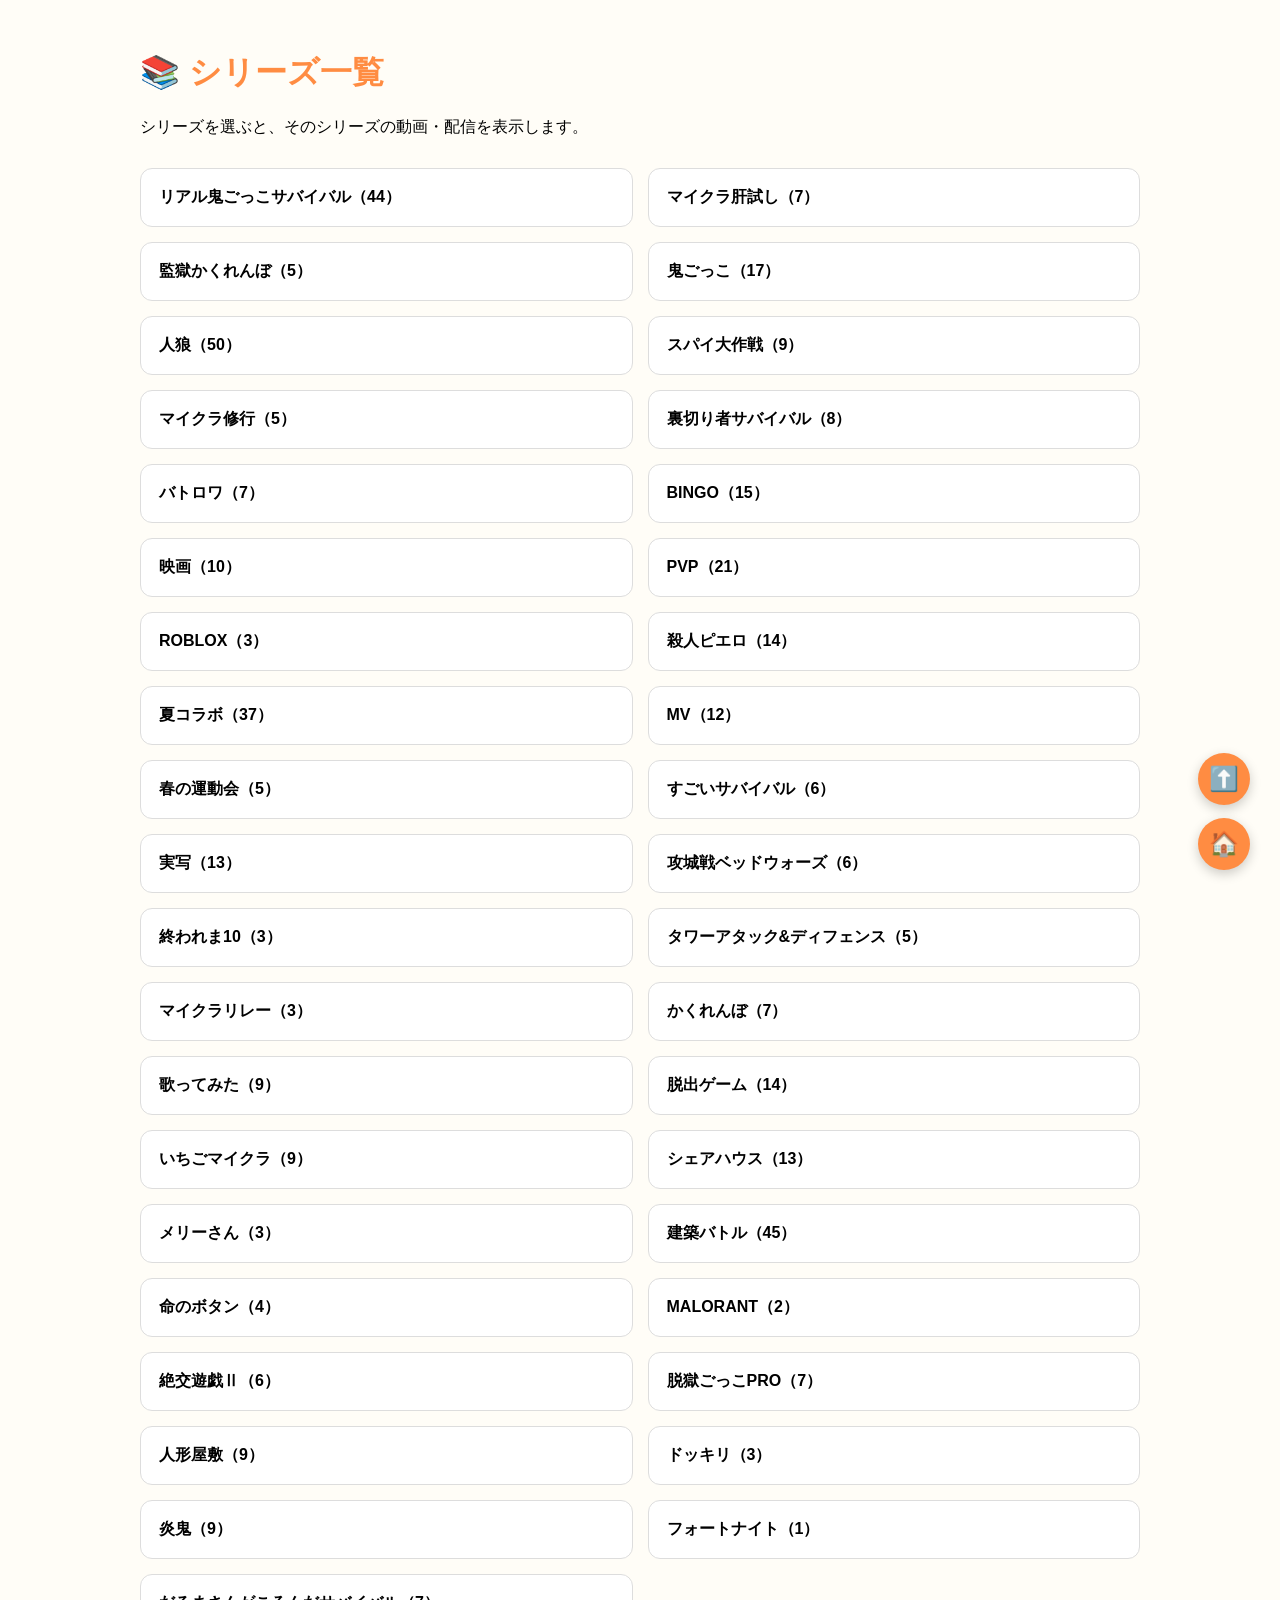
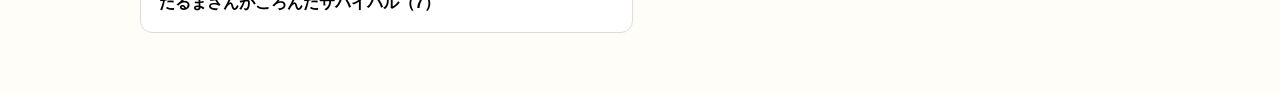
<file: series.html>
<!DOCTYPE html>
<html lang="ja">
<head>
  <meta charset="UTF-8">
  <meta name="viewport" content="width=device-width, initial-scale=1.0">
  <title>シリーズ一覧 | ぴちペディア</title>

  <link rel="icon" type="image/png" href="favicon.png">

  <style>
    body {
      font-family: sans-serif;
      max-width: 1000px;
      margin: 0 auto;
      padding: 30px;
      background: #fffdf7;
    }

    h1 {
      color: #ff8c42;
    }

    .series-list {
      display: grid;
      grid-template-columns: repeat(2, 1fr);
      gap: 15px;
      margin: 30px 0;
    }

    .series-button {
      padding: 18px;
      border: 1px solid #ddd;
      border-radius: 12px;
      background: white;
      text-decoration: none;
      color: black;
      font-weight: bold;
    }

    .series-button:hover {
      background: #fff2e8;
    }

    #result-count {
      margin-top: 20px;
      margin-bottom: 10px;
      font-weight: bold;
      color: #666;
    }

    .video-card {
      display: grid;
      grid-template-columns: 220px 1fr;
      gap: 22px;
      padding: 20px;
      border: 1px solid #ddd;
      border-radius: 16px;
      margin-top: 16px;
      background: white;
      align-items: start;
    }

    .thumbnail {
      width: 220px;
      aspect-ratio: 16 / 9;
      object-fit: cover;
      border-radius: 12px;
    }

    .thumbnail-wrap {
  position: relative;
  display: block;
}

.duration-badge {
  position: absolute;
  right: 6px;
  bottom: 6px;
  padding: 2px 5px;
  border-radius: 4px;
  background: rgba(0, 0, 0, 0.9);
  color: white;
  font-size: 11px;
  font-weight: 600;
  line-height: 1.1;
  font-variant-numeric: tabular-nums;
}

    .video-card h3 {
      margin-top: 0;
      margin-bottom: 12px;
    }

    .video-card p {
      margin: 8px 0;
    }

    .badge {
      display: inline-block;
      padding: 4px 10px;
      border-radius: 999px;
      background: #fff2e8;
      font-size: 13px;
      margin-bottom: 8px;
      color: #666;
    }

    @media (max-width: 768px) {
      .series-list {
        grid-template-columns: 1fr;
      }

      .video-card {
        grid-template-columns: 1fr;
      }

      .thumbnail {
        width: 100%;
      }
    }

    
    
    .home-button {
    position: fixed;
    right: 30px;
    bottom: 30px;
    width: 52px;
    height: 52px;
    border-radius: 50%;
    background: #ff8c42;
    color: white;
    text-decoration: none;
    font-size: 24px;
    display: flex;
    align-items: center;
    justify-content: center;
    box-shadow: 0 4px 12px rgba(0,0,0,0.2);
    z-index: 999;
}

.home-button:hover {
    background: #ff7620;
}

  .top-button {
    position: fixed;
    right: 30px;
    bottom: 95px;
    width: 52px;
    height: 52px;
    border: none;
    border-radius: 50%;
    background: #ff8c42;
    color: white;
    font-size: 24px;
    cursor: pointer;
    box-shadow: 0 4px 12px rgba(0,0,0,0.2);
    z-index: 999;
}

.top-button:hover {
    background: #ff7620;
}
  </style>
</head>

<body>
  <h1>📚 シリーズ一覧</h1>

  <p>シリーズを選ぶと、そのシリーズの動画・配信を表示します。</p>

  <div class="series-list" id="series-list"></div>

  <div id="result-count"></div>
  <div id="results"></div>


  <script src="videos.js"></script>
  <script>
    const params = new URLSearchParams(window.location.search);
    const selectedSeries = params.get("series");

    const resultCount = document.getElementById("result-count");
    const resultArea = document.getElementById("results");

    const seriesList = document.getElementById("series-list");

    const seriesNames = [...new Set(
  videos
    .flatMap(video => video.series || [])
    .filter(series => series && series.trim() !== "")
)].sort((a, b) => {
  const latestA = videos
    .filter(video => video.series.includes(a))
    .map(video => video.date)
    .sort()
    .at(-1) || "";

  const latestB = videos
    .filter(video => video.series.includes(b))
    .map(video => video.date)
    .sort()
    .at(-1) || "";

  return latestB.localeCompare(latestA);
});


    
seriesNames.forEach(seriesName => {
  const count = videos.filter(video =>
  video.series.includes(seriesName)
).length;

  const link = document.createElement("a");
  link.href = `series.html?series=${encodeURIComponent(seriesName)}`;
  link.className = "series-button";
  link.textContent = `${seriesName}（${count}）`;

  seriesList.appendChild(link);
});

    if (selectedSeries) {
 
      const results = videos
  .filter(video => video.series.includes(selectedSeries))
  .sort((a, b) => b.date.localeCompare(a.date));

      resultCount.innerHTML =
        `「${selectedSeries}」：${results.length}件`;

      setTimeout(() => {
  resultCount.scrollIntoView({
    behavior: "smooth",
    block: "start"
  });
}, 100);

      if (results.length === 0) {
        resultArea.innerHTML = "<p>動画が見つかりませんでした。</p>";
      }

      results.forEach(video => {
        const card = document.createElement("div");
        card.className = "video-card";

        card.innerHTML = `
          <a href="${video.url}" target="_blank" class="thumbnail-wrap">
  <img
    src="https://img.youtube.com/vi/${video.videoId}/mqdefault.jpg"
    alt="${video.title}"
    class="thumbnail"
  >
  ${video.duration ? `<span class="duration-badge">${video.duration}</span>` : ""}
</a>

          <div>
            <span class="badge">${video.type || "動画"}</span>
            <p>投稿日：${video.date || "-"}</p>
            <h3>
              <a href="${video.url}" target="_blank">
                ${video.title}
              </a>
            </h3>
            <p>メンバー：${video.members.join("、")}</p>
            <p>シリーズ：${
              video.series.length
              ? video.series.join("、")
              : "-"
              }</p>
            <p>コラボ：${
              Array.isArray(video.collab) && video.collab.length
              ? video.collab.join("、")
              : "-"
            }</p>
            <a href="${video.url}" target="_blank">動画を見る</a>
          </div>
        `;

        resultArea.appendChild(card);
      });
    }

    function scrollToTop() {
  window.scrollTo({
    top: 0,
    behavior: "smooth"
  });
}
  </script>
  
  <button class="top-button" onclick="scrollToTop()">⬆️</button>

<a href="index.html" class="home-button">🏠</a>
</body>
</html>
</file>
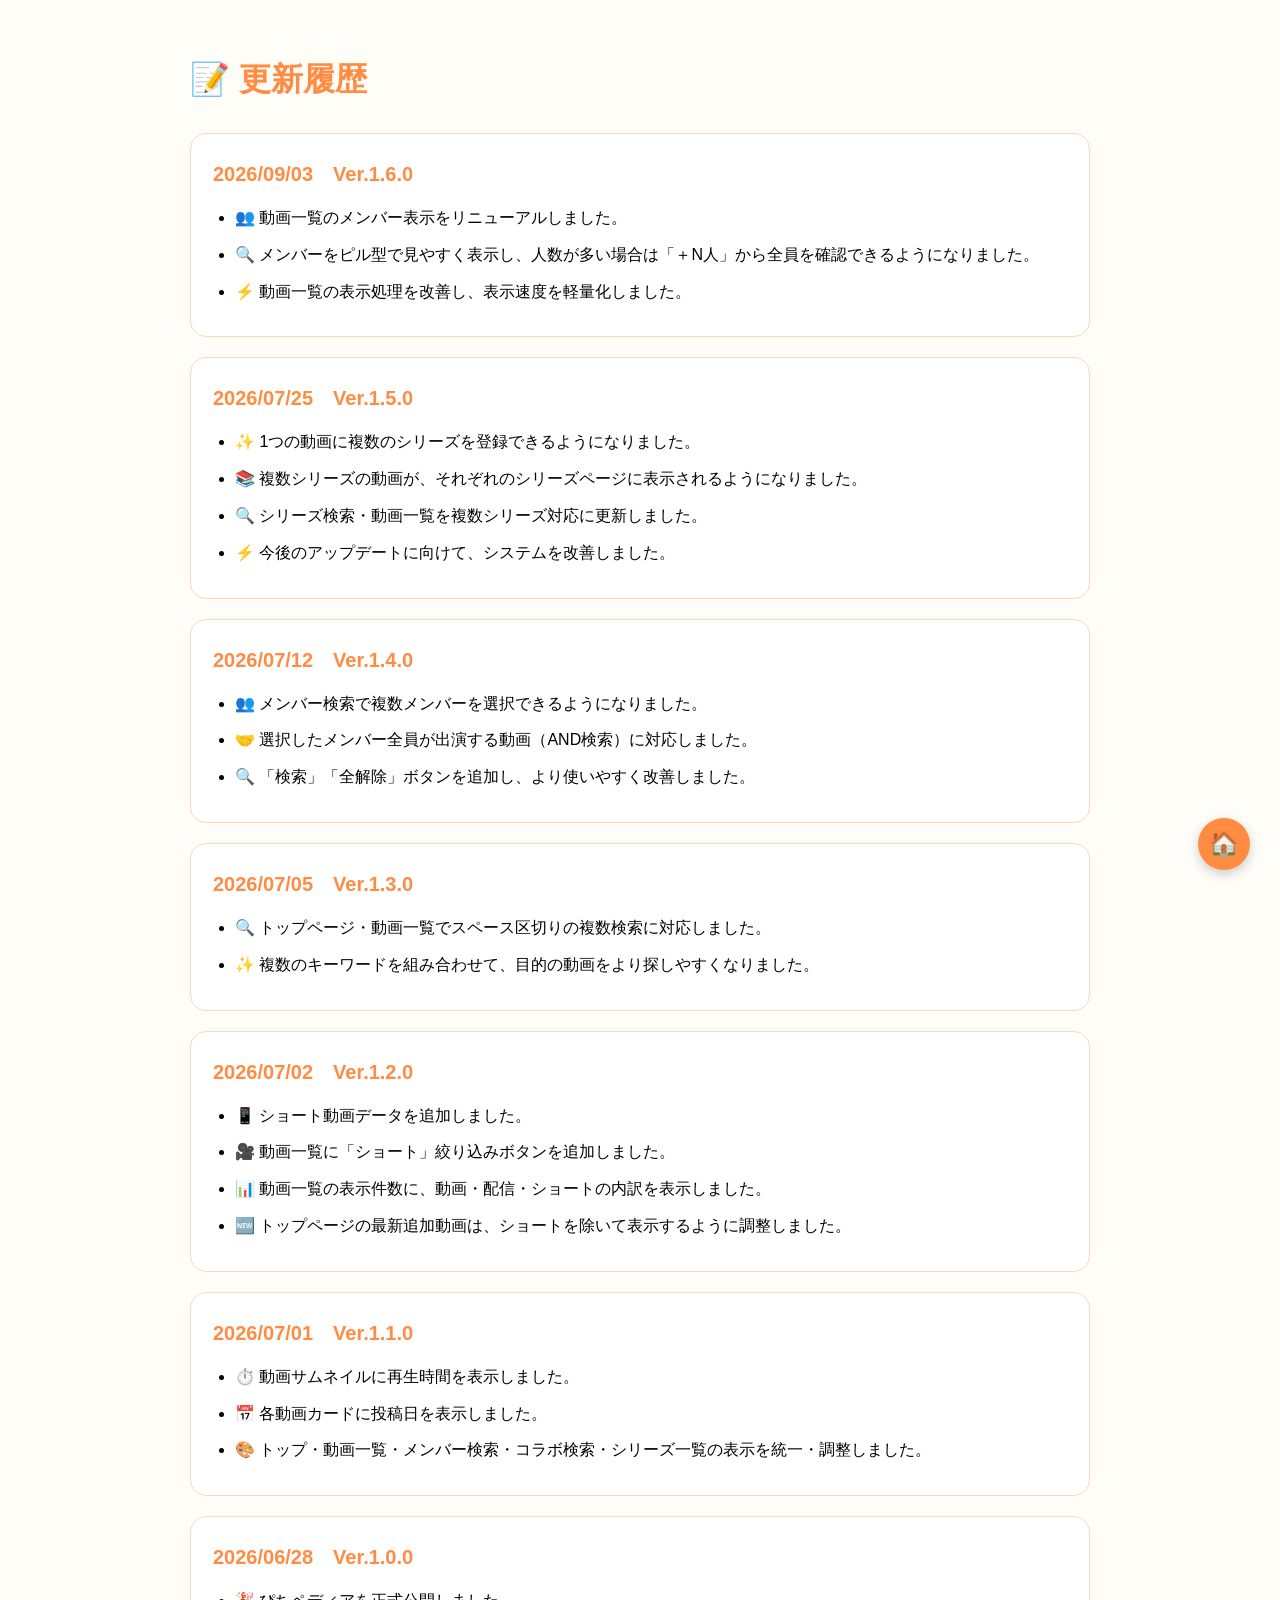
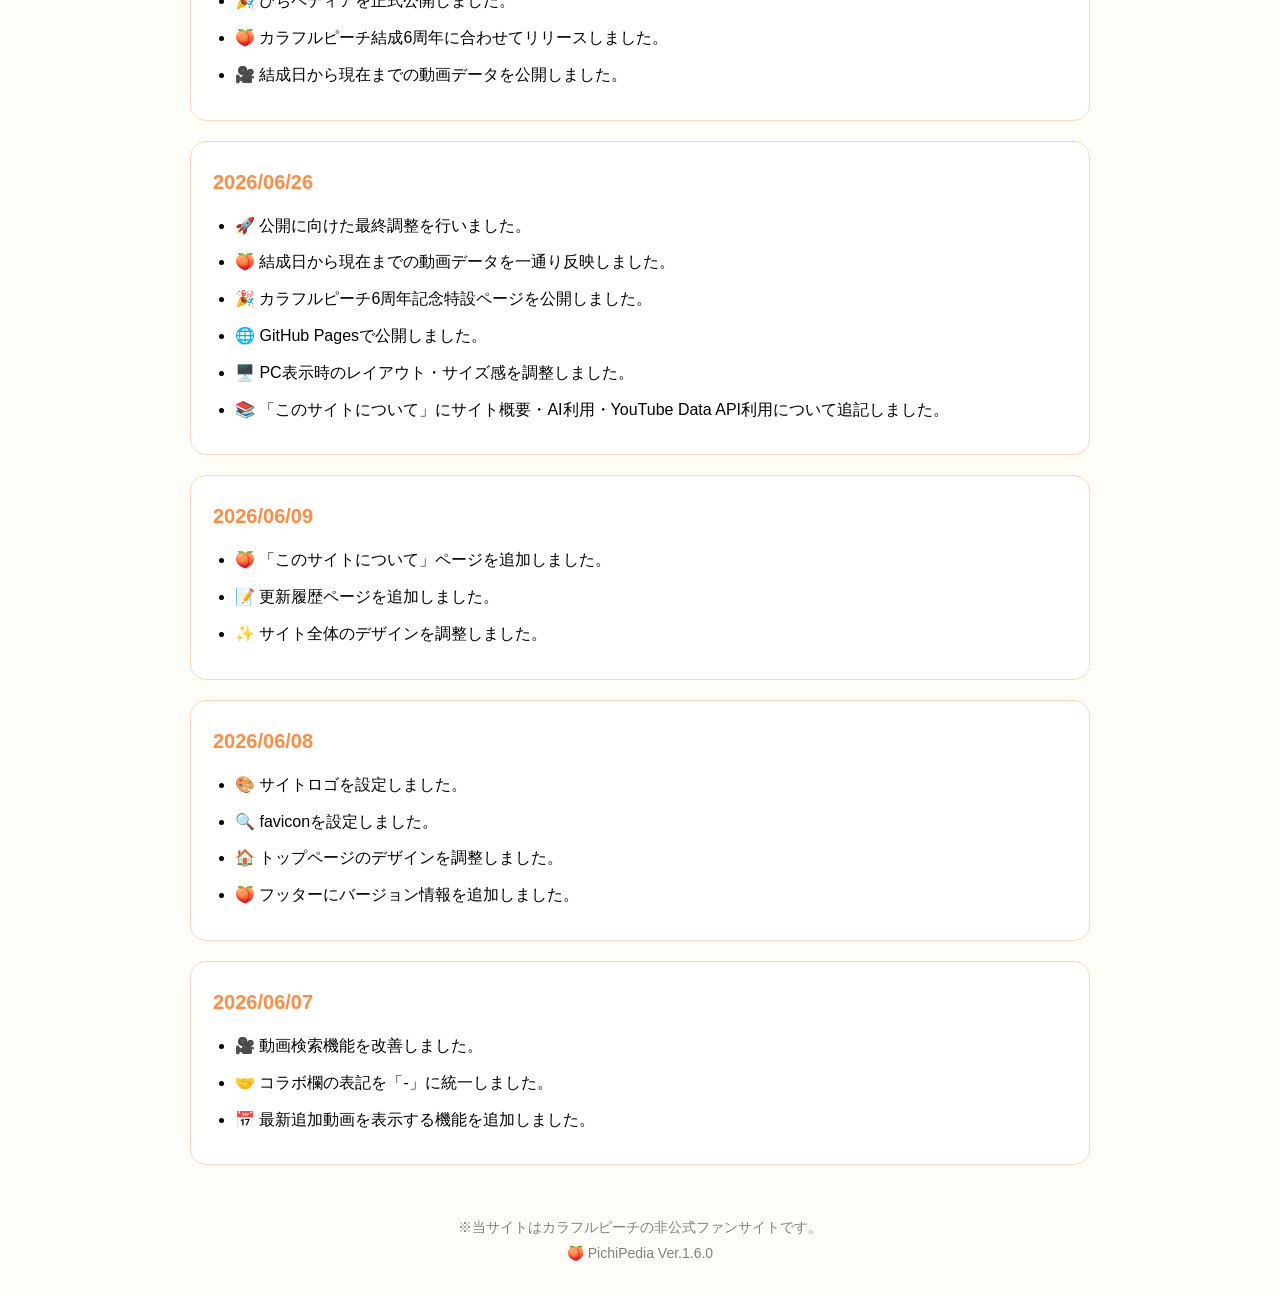
<file: updates.html>
<!DOCTYPE html>
<html lang="ja">
<head>
  <meta charset="UTF-8">
  <meta name="viewport" content="width=device-width, initial-scale=1.0">
  <title>更新履歴 | ぴちペディア</title>

  <link rel="icon" type="image/png" href="favicon.png">

  <style>
    body{
      font-family:sans-serif;
      max-width:900px;
      margin:0 auto;
      padding:30px;
      background:#fffdf7;
      line-height:1.8;
    }

    h1{
      color:#ff8c42;
      margin-bottom:24px;
    }

    .update-box{
      background:#fff;
      border:1px solid #ffd7bd;
      border-radius:16px;
      padding:22px;
      margin-bottom:20px;
    }

    .update-date{
      color:#ff8c42;
      font-size:20px;
      font-weight:bold;
      margin-bottom:12px;
    }

    ul{
      margin:0;
      padding-left:22px;
    }

    li{
      margin-bottom:8px;
    }

    footer{
      margin-top:50px;
      color:gray;
      font-size:14px;
      text-align:center;
      line-height:1.8;
    }

    .home-button{
      position:fixed;
      right:30px;
      bottom:30px;
      width:52px;
      height:52px;
      border-radius:50%;
      background:#ff8c42;
      color:white;
      text-decoration:none;
      font-size:24px;
      display:flex;
      align-items:center;
      justify-content:center;
      box-shadow:0 4px 12px rgba(0,0,0,0.2);
      z-index:999;
      transition:.2s;
    }

    .home-button:hover{
      background:#ff7620;
      transform:translateY(-2px);
    }

    @media(max-width:768px){
      body{
        padding:20px;
      }

      h1{
        font-size:32px;
      }

      .update-date{
        font-size:18px;
      }

      footer{
        font-size:12px;
      }
    }

  </style>
</head>

<body>

<h1>📝 更新履歴</h1>
<div class="update-box">
  <div class="update-date">2026/09/03　Ver.1.6.0</div>
  <ul>
    <li>👥 動画一覧のメンバー表示をリニューアルしました。</li>
    <li>🔍 メンバーをピル型で見やすく表示し、人数が多い場合は「＋N人」から全員を確認できるようになりました。</li>
    <li>⚡ 動画一覧の表示処理を改善し、表示速度を軽量化しました。</li>
  </ul>
</div>


<div class="update-box">
  <div class="update-date">2026/07/25　Ver.1.5.0</div>
  <ul>
    <li>✨ 1つの動画に複数のシリーズを登録できるようになりました。</li>
    <li>📚 複数シリーズの動画が、それぞれのシリーズページに表示されるようになりました。</li>
    <li>🔍 シリーズ検索・動画一覧を複数シリーズ対応に更新しました。</li>
    <li>⚡ 今後のアップデートに向けて、システムを改善しました。</li>
  </ul>
</div>

  
  <div class="update-box">
  <div class="update-date">2026/07/12　Ver.1.4.0</div>

  <ul>
    <li>👥 メンバー検索で複数メンバーを選択できるようになりました。</li>
    <li>🤝 選択したメンバー全員が出演する動画（AND検索）に対応しました。</li>
    <li>🔍 「検索」「全解除」ボタンを追加し、より使いやすく改善しました。</li>
  </ul>
</div>

  <div class="update-box">
  <div class="update-date">2026/07/05　Ver.1.3.0</div>
  <ul>
    <li>🔍 トップページ・動画一覧でスペース区切りの複数検索に対応しました。</li>
    <li>✨ 複数のキーワードを組み合わせて、目的の動画をより探しやすくなりました。</li>
  </ul>
</div>

  
  <div class="update-box">
  <div class="update-date">2026/07/02　Ver.1.2.0</div>

  <ul>
    <li>📱 ショート動画データを追加しました。</li>
    <li>🎥 動画一覧に「ショート」絞り込みボタンを追加しました。</li>
    <li>📊 動画一覧の表示件数に、動画・配信・ショートの内訳を表示しました。</li>
    <li>🆕 トップページの最新追加動画は、ショートを除いて表示するように調整しました。</li>
  </ul>
</div>
  
<div class="update-box">
  <div class="update-date">2026/07/01　Ver.1.1.0</div>

  <ul>
    <li>⏱️ 動画サムネイルに再生時間を表示しました。</li>
    <li>📅 各動画カードに投稿日を表示しました。</li>
    <li>🎨 トップ・動画一覧・メンバー検索・コラボ検索・シリーズ一覧の表示を統一・調整しました。</li>
  </ul>
</div>

  <div class="update-box">
  <div class="update-date">2026/06/28　Ver.1.0.0</div>

  <ul>
    <li>🎉 ぴちペディアを正式公開しました。</li>
    <li>🍑 カラフルピーチ結成6周年に合わせてリリースしました。</li>
    <li>🎥 結成日から現在までの動画データを公開しました。</li>
  </ul>
</div>
  
<div class="update-box">
  <div class="update-date">2026/06/26</div>

  <ul>
    <li>🚀 公開に向けた最終調整を行いました。</li>
    <li>🍑 結成日から現在までの動画データを一通り反映しました。</li>
    <li>🎉 カラフルピーチ6周年記念特設ページを公開しました。</li>
    <li>🌐 GitHub Pagesで公開しました。</li>
    <li>🖥️ PC表示時のレイアウト・サイズ感を調整しました。</li>
    <li>📚 「このサイトについて」にサイト概要・AI利用・YouTube Data API利用について追記しました。</li>
  </ul>
</div>

<div class="update-box">
  <div class="update-date">2026/06/09</div>

  <ul>
    <li>🍑 「このサイトについて」ページを追加しました。</li>
    <li>📝 更新履歴ページを追加しました。</li>
    <li>✨ サイト全体のデザインを調整しました。</li>
  </ul>
</div>

<div class="update-box">
  <div class="update-date">2026/06/08</div>

  <ul>
    <li>🎨 サイトロゴを設定しました。</li>
    <li>🔍 faviconを設定しました。</li>
    <li>🏠 トップページのデザインを調整しました。</li>
    <li>🍑 フッターにバージョン情報を追加しました。</li>
  </ul>
</div>

<div class="update-box">
  <div class="update-date">2026/06/07</div>

  <ul>
    <li>🎥 動画検索機能を改善しました。</li>
    <li>🤝 コラボ欄の表記を「-」に統一しました。</li>
    <li>📅 最新追加動画を表示する機能を追加しました。</li>
  </ul>
</div>

<footer>
  ※当サイトはカラフルピーチの非公式ファンサイトです。<br>
  🍑 PichiPedia Ver.1.6.0
</footer>

<a href="index.html" class="home-button">🏠</a>

</body>
</html>
</file>
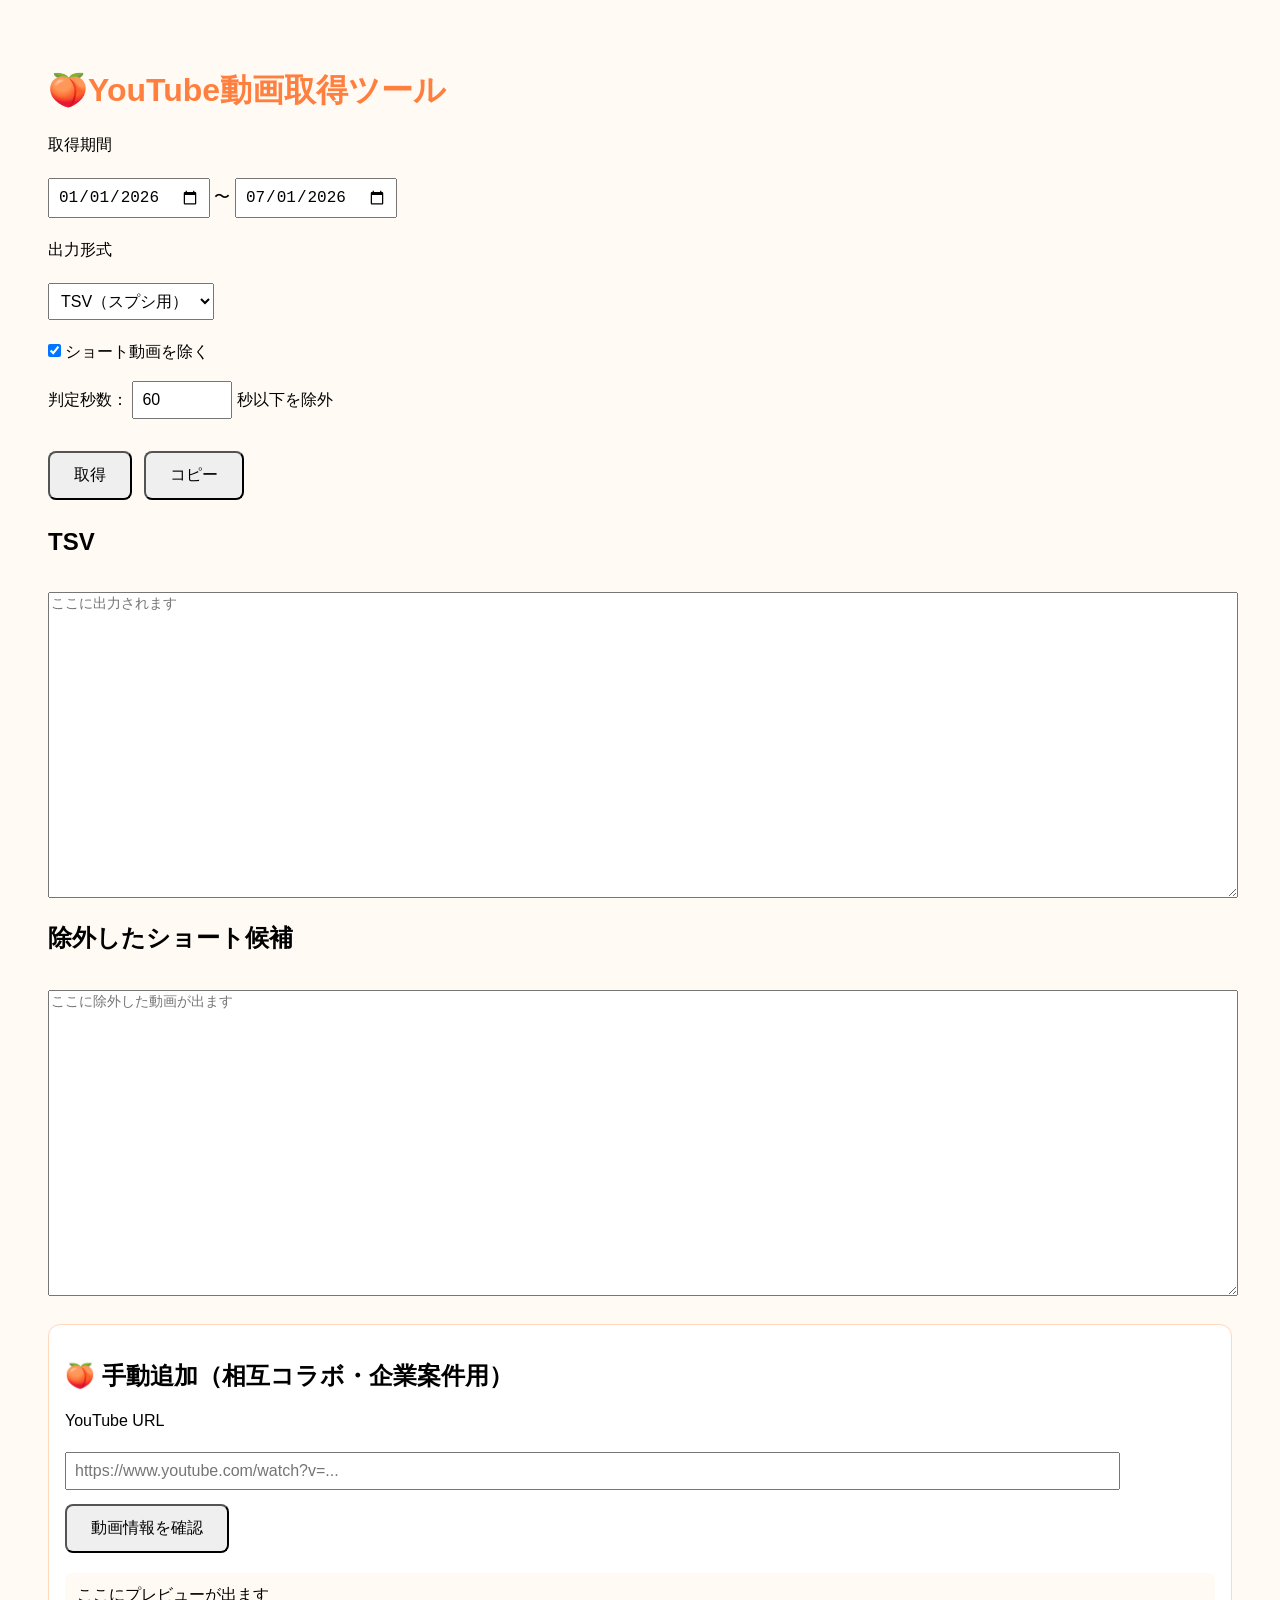
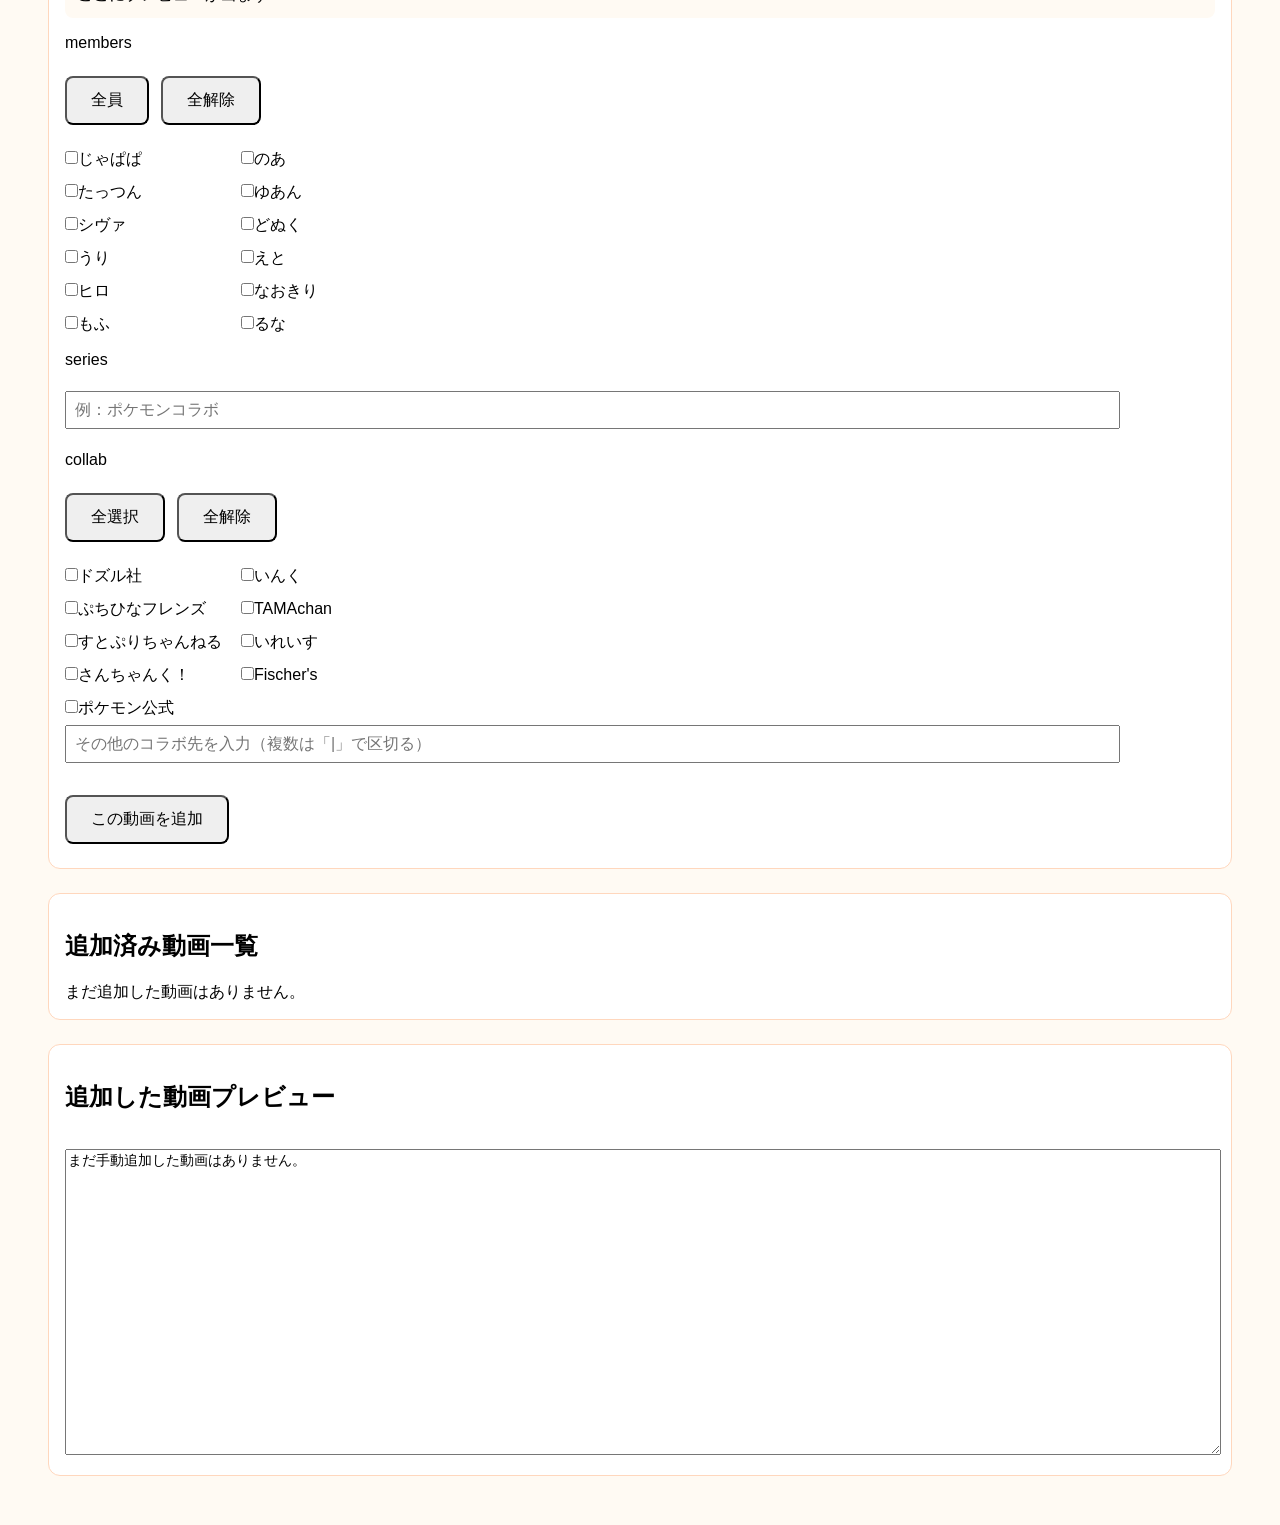
<file: youtube-fetcher.html>
<!DOCTYPE html>
<html lang="ja">
<head>
  <meta charset="UTF-8">
  <title>🍑YouTube動画取得ツール</title>

  <link rel="icon" type="image/png" href="favicon.png">

  
  <style>
    body { font-family: sans-serif; padding: 40px; background: #fffaf3; }
    h1 { color: #ff7f3f; }
    button { padding: 12px 24px; margin: 8px 8px 8px 0; font-size: 16px; border-radius: 8px; cursor: pointer; }
    input, select { padding: 8px; font-size: 16px; margin: 6px 0; }
    textarea { width: 100%; height: 300px; font-size: 14px; margin-top: 16px; }
    label { display: block; margin-top: 12px; font-size: 16px; }
    .box { background: #fff; padding: 16px; border-radius: 12px; margin-top: 24px; border: 1px solid #ffd7bd; }
    .preview { background: #fffaf3; padding: 12px; border-radius: 8px; margin-top: 12px; white-space: pre-wrap; }
    .member-grid { display: grid; grid-template-columns: repeat(2, 160px); gap: 8px 16px; margin-top: 12px; }
    .member-grid label { margin-top: 0; }

    .manual-item {
  background: #fffaf3;
  border: 1px solid #ffd7bd;
  border-radius: 8px;
  padding: 12px;
  margin: 10px 0;
}

.manual-item button {
  padding: 6px 12px;
  font-size: 14px;
}

    
  </style>
</head>
<body>
  <h1>🍑YouTube動画取得ツール</h1>

  <p>取得期間</p>
  <input id="startDate" type="date" value="2026-01-01">
  〜
  <input id="endDate" type="date" value="2026-07-01">

  <p>出力形式</p>
  <select id="format" onchange="renderOutputs()">
    <option value="tsv">TSV（スプシ用）</option>
    <option value="csv">CSV</option>
    <option value="js">videos.js</option>
  </select>

  <label><input id="excludeShorts" type="checkbox" checked> ショート動画を除く</label>

  <label>
    判定秒数：
    <input id="shortLimit" type="number" value="60" min="1" style="width:80px;">
    秒以下を除外
  </label>

  <br>
  <button onclick="fetchVideos()">取得</button>
  <button onclick="copyOutput()">コピー</button>

  <p id="status"></p>

  <h2 id="outputTitle">TSV</h2>
  <textarea id="output" placeholder="ここに出力されます"></textarea>

  <h2>除外したショート候補</h2>
  <textarea id="excludedOutput" placeholder="ここに除外した動画が出ます"></textarea>

  <div class="box">
    <h2>🍑 手動追加（相互コラボ・企業案件用）</h2>

    <p>YouTube URL</p>
    <input id="manualUrl" type="text" style="width:90%;" placeholder="https://www.youtube.com/watch?v=...">

    <br>
    <button onclick="previewManualVideo()">動画情報を確認</button>

    <div id="manualPreview" class="preview">ここにプレビューが出ます</div>

    <p>members</p>
    <button type="button" onclick="checkAllMembers()">全員</button>
    <button type="button" onclick="clearAllMembers()">全解除</button>

    <div class="member-grid">
      <label><input type="checkbox" id="member_じゃぱぱ">じゃぱぱ</label>
      <label><input type="checkbox" id="member_のあ">のあ</label>
      <label><input type="checkbox" id="member_たっつん">たっつん</label>
      <label><input type="checkbox" id="member_ゆあん">ゆあん</label>
      <label><input type="checkbox" id="member_シヴァ">シヴァ</label>
      <label><input type="checkbox" id="member_どぬく">どぬく</label>
      <label><input type="checkbox" id="member_うり">うり</label>
      <label><input type="checkbox" id="member_えと">えと</label>
      <label><input type="checkbox" id="member_ヒロ">ヒロ</label>
      <label><input type="checkbox" id="member_なおきり">なおきり</label>
      <label><input type="checkbox" id="member_もふ">もふ</label>
      <label><input type="checkbox" id="member_るな">るな</label>
    </div>

    <p>series</p>
    <input id="manualSeries" type="text" style="width:90%;" placeholder="例：ポケモンコラボ">

    <p>collab</p>
<button type="button" onclick="checkAllCollabs()">全選択</button>
<button type="button" onclick="clearAllCollabs()">全解除</button>

<div class="member-grid">
  <label><input type="checkbox" id="collab_ドズル社" value="ドズル社">ドズル社</label>
  <label><input type="checkbox" id="collab_いんく" value="いんく">いんく</label>
  <label><input type="checkbox" id="collab_ぷちひなフレンズ" value="ぷちひなフレンズ">ぷちひなフレンズ</label>
  <label><input type="checkbox" id="collab_TAMAchan" value="TAMAchan">TAMAchan</label>
  <label><input type="checkbox" id="collab_すとぷりちゃんねる" value="すとぷりちゃんねる">すとぷりちゃんねる</label>
  <label><input type="checkbox" id="collab_いれいす" value="いれいす">いれいす</label>
  <label><input type="checkbox" id="collab_さんちゃんく！" value="さんちゃんく！">さんちゃんく！</label>
  <label><input type="checkbox" id="collab_Fischer's" value="Fischer's">Fischer's</label>
  <label><input type="checkbox" id="collab_ポケモン公式" value="ポケモン公式">ポケモン公式</label>
</div>

<input
  id="manualCollabOther"
  type="text"
  style="width:90%;"
  placeholder="その他のコラボ先を入力（複数は「|」で区切る）"
>
    <br><br>
    <button onclick="addManualVideo()">この動画を追加</button>
  </div>

  <div class="box">
  <h2>追加済み動画一覧</h2>
  <div id="manualVideoList">まだ追加した動画はありません。</div>
</div>

  <div class="box">
    <h2>追加した動画プレビュー</h2>
    <textarea id="addedPreviewOutput" placeholder="手動追加した動画がここに表示されます"></textarea>
  </div>

  <script>
    const API_KEY = "AIzaSyD23XKOxHYUN0v_mHGZQFWi3_I6uFNO4lk";
    const CHANNEL_ID = "UCh7bThzNArch6TgoHB1HVhA";

    let currentVideos = [];
    let currentExcludedVideos = [];
    let manualPreviewVideo = null;
    let manuallyAddedVideos = [];
    let editingManualIndex = null;

    const memberOrder = [
      "じゃぱぱ", "のあ", "たっつん", "ゆあん",
      "シヴァ", "どぬく", "うり", "えと",
      "ヒロ", "なおきり", "もふ", "るな"
    ];

    function decodeHtml(text) {
      let decoded = text;
      for (let i = 0; i < 5; i++) {
        const textarea = document.createElement("textarea");
        textarea.innerHTML = decoded;
        const next = textarea.value;
        if (next === decoded) break;
        decoded = next;
      }
      return decoded;
    }

    function parseDuration(duration) {
      if (!duration) return 0;
      const match = duration.match(/PT(?:(\d+)H)?(?:(\d+)M)?(?:(\d+)S)?/);
      if (!match) return 0;
      return Number(match[1] || 0) * 3600 + Number(match[2] || 0) * 60 + Number(match[3] || 0);
    }

    function formatSeconds(seconds) {
      const min = Math.floor(seconds / 60);
      const sec = seconds % 60;
      return min === 0 ? `${sec}秒` : `${min}分${sec}秒`;
    }

    function formatDuration(seconds) {
  if (!seconds) return "";

  const h = Math.floor(seconds / 3600);
  const m = Math.floor((seconds % 3600) / 60);
  const s = seconds % 60;

  if (h > 0) {
    return `${h}:${String(m).padStart(2, "0")}:${String(s).padStart(2, "0")}`;
  }

  return `${m}:${String(s).padStart(2, "0")}`;
}
    
    function formatArray(text) {
  if (!text || String(text).trim() === "" || String(text).trim() === "-") {
    return [];
  }

  return String(text)
    .split(/[、,・|]/)
    .map(item => item.trim())
    .filter(item => item !== "");
}

    function extractVideoId(url) {
      try {
        const u = new URL(url);

        if (u.hostname.includes("youtu.be")) {
          return u.pathname.replace("/", "");
        }

        if (u.searchParams.get("v")) {
          return u.searchParams.get("v");
        }

        const shortsMatch = u.pathname.match(/\/shorts\/([^/?]+)/);
        if (shortsMatch) {
          return shortsMatch[1];
        }

        return "";
      } catch {
        return "";
      }
    }

    async function fetchVideoDetails(videoIds) {
      const details = {};

      for (let i = 0; i < videoIds.length; i += 50) {
        const chunk = videoIds.slice(i, i + 50);

        const url =
          "https://www.googleapis.com/youtube/v3/videos" +
          "?part=snippet,contentDetails" +
          "&id=" + encodeURIComponent(chunk.join(",")) +
          "&key=" + encodeURIComponent(API_KEY);

        const res = await fetch(url);
        const data = await res.json();

        if (data.error) {
          throw new Error(data.error.message);
        }

        data.items.forEach(item => {
          details[item.id] = {
            title: decodeHtml(item.snippet.title),
            date: item.snippet.publishedAt.slice(0, 10),
            durationSeconds: parseDuration(item.contentDetails.duration)
          };
        });
      }

      return details;
    }

    async function fetchVideos() {
      const startDate = document.getElementById("startDate").value;
      const endDate = document.getElementById("endDate").value;
      const excludeShorts = document.getElementById("excludeShorts").checked;
      const shortLimit = Number(document.getElementById("shortLimit").value) || 60;
      const status = document.getElementById("status");
      const output = document.getElementById("output");
      const excludedOutput = document.getElementById("excludedOutput");

      status.textContent = "取得中...";
      output.value = "";
      excludedOutput.value = "";

      let allItems = [];
      let pageToken = "";

      try {
        do {
          const url =
            "https://www.googleapis.com/youtube/v3/search" +
            "?part=snippet" +
            "&channelId=" + encodeURIComponent(CHANNEL_ID) +
            "&type=video" +
            "&order=date" +
            "&maxResults=50" +
            "&publishedAfter=" + startDate + "T00:00:00Z" +
            "&publishedBefore=" + endDate + "T00:00:00Z" +
            "&key=" + encodeURIComponent(API_KEY) +
            (pageToken ? "&pageToken=" + pageToken : "");

          const res = await fetch(url);
          const data = await res.json();

          if (data.error) {
            status.textContent = "エラー: " + data.error.message;
            return;
          }

          allItems = allItems.concat(data.items || []);
          pageToken = data.nextPageToken || "";
        } while (pageToken);

        status.textContent = "動画の長さを確認中...";

        const videoIds = allItems.map(item => item.id.videoId);
        const details = await fetchVideoDetails(videoIds);

        let videos = allItems.map(item => ({
          title: details[item.id.videoId]?.title || decodeHtml(item.snippet.title),
          type: "動画",
          members: "",
          series: [],
          collab: [],
          videoId: item.id.videoId,
          date: details[item.id.videoId]?.date || item.snippet.publishedAt.slice(0, 10),
          durationSeconds: details[item.id.videoId]?.durationSeconds || 0
        }));

        videos.sort((a, b) => a.date.localeCompare(b.date));

        let excludedVideos = [];

        if (excludeShorts) {
          excludedVideos = videos.filter(v => v.durationSeconds <= shortLimit);
          excludedVideos.sort((a, b) => a.date.localeCompare(b.date));
          videos = videos.filter(v => v.durationSeconds > shortLimit);
        }

        currentVideos = videos.concat(manuallyAddedVideos);
        currentVideos.sort((a, b) => a.date.localeCompare(b.date));
        currentExcludedVideos = excludedVideos;

        renderOutputs();

        if (excludeShorts) {
          status.textContent = `${currentVideos.length}件取得できたよ！(${shortLimit}秒以下を${currentExcludedVideos.length}件除外したよ。)`;
        } else {
          status.textContent = `${currentVideos.length}件取得できたよ！`;
        }
      } catch (error) {
        console.error(error);
        status.textContent = "取得に失敗しました: " + error.message;
      }
    }

   function makeRows(videos) {
  const rows = [["title", "type", "members", "series", "collab", "videoId", "date", "duration"]];

  videos.forEach(v => {
    rows.push([
      v.title,
      v.type,
      v.members,
      formatArray(v.series).join("、"),
      formatCollabText(v.collab),
      v.videoId,
      v.date,
      formatDuration(v.durationSeconds)
    ]);
  });

  return rows;
}

    function renderOutputs() {
      const format = document.getElementById("format").value;
      const output = document.getElementById("output");
      const excludedOutput = document.getElementById("excludedOutput");
      const outputTitle = document.getElementById("outputTitle");

      const rows = makeRows(currentVideos);
      let text = "";

      if (format === "tsv") {
        outputTitle.textContent = "TSV（スプシ用）";
        text = rows.map(row => row.map(value => String(value).replaceAll("\t", " ")).join("\t")).join("\n");
      }

      if (format === "csv") {
        outputTitle.textContent = "CSV";
        text = rows.map(row => row.map(value => `"${String(value).replaceAll('"', '""')}"`).join(",")).join("\n");
      }
if (format === "js") {
  outputTitle.textContent = "videos.js";

  const jsData = currentVideos.map(v => {
    const membersArray = String(v.members || "")
      .split("|")
      .map(name => name.trim())
      .filter(name => name !== "");

return `  {
  title: ${JSON.stringify(v.title)},
  type: ${JSON.stringify(v.type)},
  members: ${JSON.stringify(membersArray)},
  series: ${JSON.stringify(formatArray(v.series))},
  collab: ${JSON.stringify(Array.isArray(v.collab) ? v.collab : formatArray(v.collab))},
  videoId: ${JSON.stringify(v.videoId)},
  url: ${JSON.stringify("https://www.youtube.com/watch?v=" + v.videoId)},
  date: ${JSON.stringify(v.date)},
  duration: ${JSON.stringify(formatDuration(v.durationSeconds))}
}`;
  });

  text = "const videos = [\n" + jsData.join(",\n") + "\n];";
}
      output.value = text;

      if (currentExcludedVideos.length > 0) {
        const excludedRows = [["title", "videoId", "date", "duration"]];

        currentExcludedVideos.forEach(v => {
          excludedRows.push([v.title, v.videoId, v.date, formatSeconds(v.durationSeconds)]);
        });

        excludedOutput.value = excludedRows.map(row =>
          row.map(value => String(value).replaceAll("\t", " ")).join("\t")
        ).join("\n");
      } else {
        excludedOutput.value = "除外した動画はありません。";
      }

      renderAddedPreview();
      renderManualVideoList();
}

function renderManualVideoList() {
  const list = document.getElementById("manualVideoList");

  if (manuallyAddedVideos.length === 0) {
    list.textContent = "まだ追加した動画はありません。";
    return;
  }

  list.innerHTML = "";

  manuallyAddedVideos.forEach((v, index) => {
    const div = document.createElement("div");
    div.className = "manual-item";

    div.innerHTML = `
      <strong>${index + 1}. ${v.title}</strong><br>
      公開日：${v.date}<br>
      members：${v.members || "未入力"}<br>
      series：${
  formatArray(v.series).length
    ? formatArray(v.series).join("、")
    : "未入力"}<br>
      collab：${formatCollabText(v.collab) || "未入力"}<br>
      videoId：${v.videoId}<br><br>
      <button onclick="editManualVideo(${index})">編集</button>
      <button onclick="deleteManualVideo(${index})">削除</button>
    `;

    list.appendChild(div);
  });
}

function editManualVideo(index) {
  const video = manuallyAddedVideos[index];

  editingManualIndex = index;
  manualPreviewVideo = { ...video };

  document.getElementById("manualUrl").value = video.url || "";
  document.getElementById("manualSeries").value =
  Array.isArray(video.series)
    ? video.series.join("、")
    : video.series || "";
  document.getElementById("manualCollabOther").value = "";

  document.querySelectorAll('[id^="member_"]').forEach(cb => {
    cb.checked = false;
  });

  const members = Array.isArray(video.members)
    ? video.members
    : String(video.members || "").split("|");

  members.forEach(name => {
    const cb = document.getElementById("member_" + name.trim());
    if (cb) cb.checked = true;
  });

  document.querySelectorAll('[id^="collab_"]').forEach(cb => {
    cb.checked = false;
  });

  const collabs = Array.isArray(video.collab)
    ? video.collab
    : formatArray(video.collab);

  collabs.forEach(name => {
    const cb = document.getElementById("collab_" + name);

    if (cb) {
      cb.checked = true;
    } else {
      const other = document.getElementById("manualCollabOther");
      other.value += (other.value ? "|" : "") + name;
    }
  });

  document.getElementById("manualPreview").textContent =
    "編集中：\n" +
    "タイトル：" + video.title + "\n" +
    "公開日：" + video.date;
}
      function deleteManualVideo(index) {
  const target = manuallyAddedVideos[index];

  if (!target) return;

  const ok = confirm(`この動画を削除する？\n${target.title}`);

  if (!ok) return;

  manuallyAddedVideos.splice(index, 1);
  currentVideos = currentVideos.filter(v => v.videoId !== target.videoId);

  renderOutputs();
}

    function renderAddedPreview() {
      const addedPreviewOutput = document.getElementById("addedPreviewOutput");

      if (manuallyAddedVideos.length === 0) {
        addedPreviewOutput.value = "まだ手動追加した動画はありません。";
        return;
      }

      const rows = [["title", "members", "series", "collab", "videoId", "date"]];

      manuallyAddedVideos.forEach(v => {
        rows.push([
  v.title,
  v.members,
  formatArray(v.series).join("、"),
  formatCollabText(v.collab),
  v.videoId,
  v.date
]);

});
      
      addedPreviewOutput.value = rows.map(row =>
        row.map(value => String(value).replaceAll("\t", " ")).join("\t")
      ).join("\n");
    }

    async function previewManualVideo() {
      const url = document.getElementById("manualUrl").value.trim();
      const preview = document.getElementById("manualPreview");
      const videoId = extractVideoId(url);

      manualPreviewVideo = null;

      if (!videoId) {
        preview.textContent = "動画URLからvideoIdを取得できませんでした。URLを確認してね。";
        return;
      }

      preview.textContent = "動画情報を確認中...";

      try {
        const details = await fetchVideoDetails([videoId]);
        const info = details[videoId];

        if (!info) {
          preview.textContent = "動画情報が取得できませんでした。URLや公開状態を確認してね。";
          return;
        }

        manualPreviewVideo = {
          title: info.title,
          type: "動画",
          members: "",
          series: [],
          collab: [],
          videoId: videoId,
          date: info.date,
          durationSeconds: info.durationSeconds
        };

        preview.textContent =
          `タイトル：${manualPreviewVideo.title}\n` +
          `videoId：${manualPreviewVideo.videoId}\n` +
          `公開日：${manualPreviewVideo.date}\n` +
          `長さ：${formatSeconds(manualPreviewVideo.durationSeconds)}`;
      } catch (error) {
        console.error(error);
        preview.textContent = "動画情報の取得に失敗しました: " + error.message;
      }
    }

    function getSelectedMembers() {
      return memberOrder
        .filter(name => document.getElementById("member_" + name).checked)
        .join("|");
    }

   function getSelectedCollab() {
  const selected = [...document.querySelectorAll('[id^="collab_"]:checked')]
    .map(cb => cb.value);

  const otherText = document.getElementById("manualCollabOther").value.trim();
  const others = formatArray(otherText);

  return [...selected, ...others];
}

    function addManualVideo() {
  const preview = document.getElementById("manualPreview");

  if (!manualPreviewVideo) {
    preview.textContent = "先に「動画情報を確認」を押してね。";
    return;
  }

  const isEdit = editingManualIndex !== null;

  const addedVideo = {
    ...manualPreviewVideo,
    members: getSelectedMembers(),
    series: formatArray(
  document.getElementById("manualSeries").value
),
    collab: getSelectedCollab()
  };

  const alreadyExists = manuallyAddedVideos.some((v, index) => {
    if (isEdit && index === editingManualIndex) {
      return false;
    }
    return v.videoId === addedVideo.videoId;
  });

  if (alreadyExists) {
    preview.textContent = "この動画はすでに追加されています。";
    return;
  }

  if (isEdit) {
    const oldVideoId = manuallyAddedVideos[editingManualIndex].videoId;

    manuallyAddedVideos[editingManualIndex] = addedVideo;
    manuallyAddedVideos.sort((a, b) => a.date.localeCompare(b.date));

    currentVideos = currentVideos.filter(v => v.videoId !== oldVideoId);
    currentVideos.push(addedVideo);
    currentVideos.sort((a, b) => a.date.localeCompare(b.date));

    editingManualIndex = null;
  } else {
    manuallyAddedVideos.push(addedVideo);
    manuallyAddedVideos.sort((a, b) => a.date.localeCompare(b.date));

    currentVideos.push(addedVideo);
    currentVideos.sort((a, b) => a.date.localeCompare(b.date));
  }

  renderOutputs();

  preview.textContent =
    `${isEdit ? "更新しました！" : "追加しました！"}\n` +
    `タイトル：${addedVideo.title}\n` +
    `公開日：${addedVideo.date}\n` +
    `members：${addedVideo.members || "未入力"}\n` +
    `series：${
  addedVideo.series.length
    ? addedVideo.series.join("、")
    : "未入力"
}\n` +
    `collab：${formatCollabText(addedVideo.collab) || "未入力"}`;

  clearManualForm();
      
}

    function formatCollabText(collab) {
  if (Array.isArray(collab)) {
    return collab.length ? collab.join("、") : "";
  }

  return collab || "";
}

    
    function clearManualForm() {
    document.querySelectorAll('[id^="member_"]').forEach(cb => cb.checked = false);
    document.querySelectorAll('[id^="collab_"]').forEach(cb => cb.checked = false);

    document.getElementById("manualSeries").value = "";
    document.getElementById("manualCollabOther").value = "";
    document.getElementById("manualUrl").value = "";

    manualPreviewVideo = null;
}

    function checkAllMembers() {
      document.querySelectorAll('[id^="member_"]').forEach(cb => cb.checked = true);
    }

    function clearAllMembers() {
      document.querySelectorAll('[id^="member_"]').forEach(cb => cb.checked = false);
    }

    function copyOutput() {
      const output = document.getElementById("output");
      output.select();
      document.execCommand("copy");
      alert("コピーしたよ！");
    }

    renderAddedPreview();
    renderManualVideoList();

  function checkAllCollabs() {
    document.querySelectorAll('[id^="collab_"]').forEach(cb => cb.checked = true);
}

function clearAllCollabs() {
    document.querySelectorAll('[id^="collab_"]').forEach(cb => cb.checked = false);
}

    
  </script>
</body>
</html>
</file>
